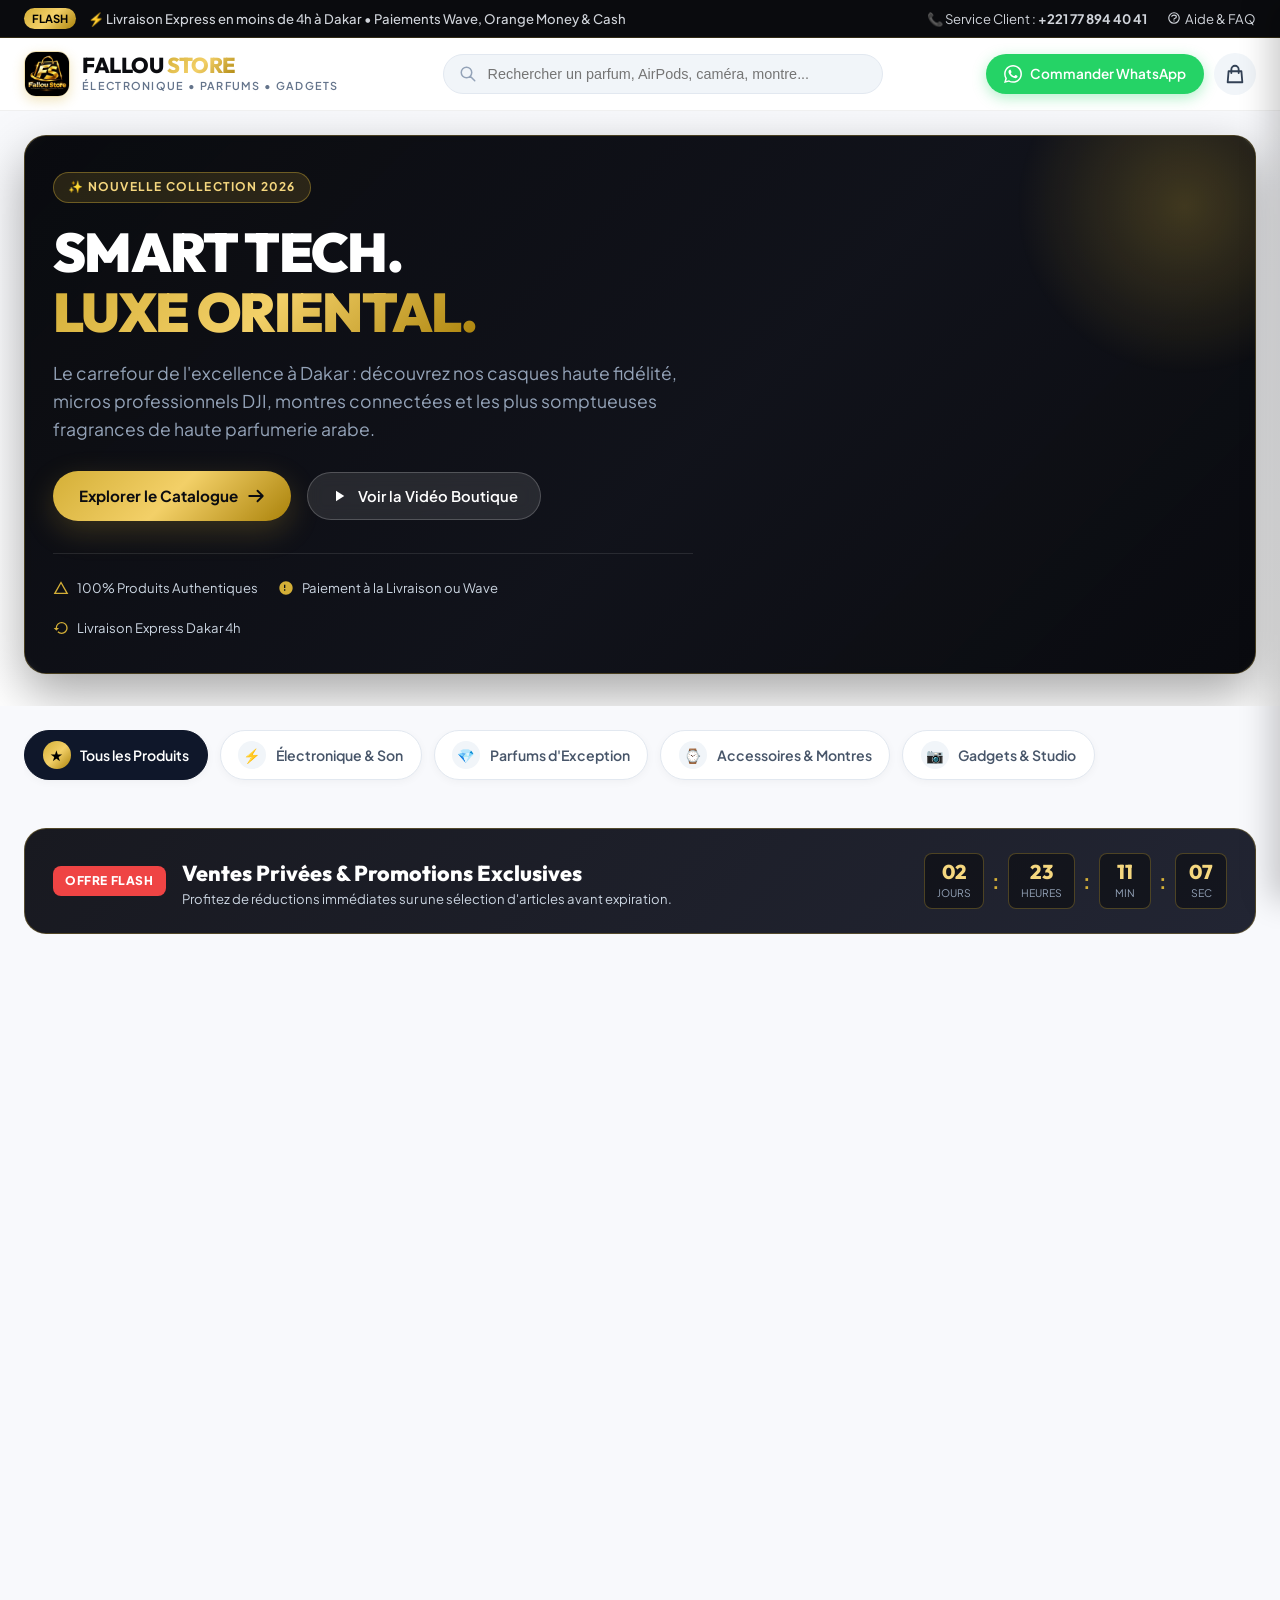
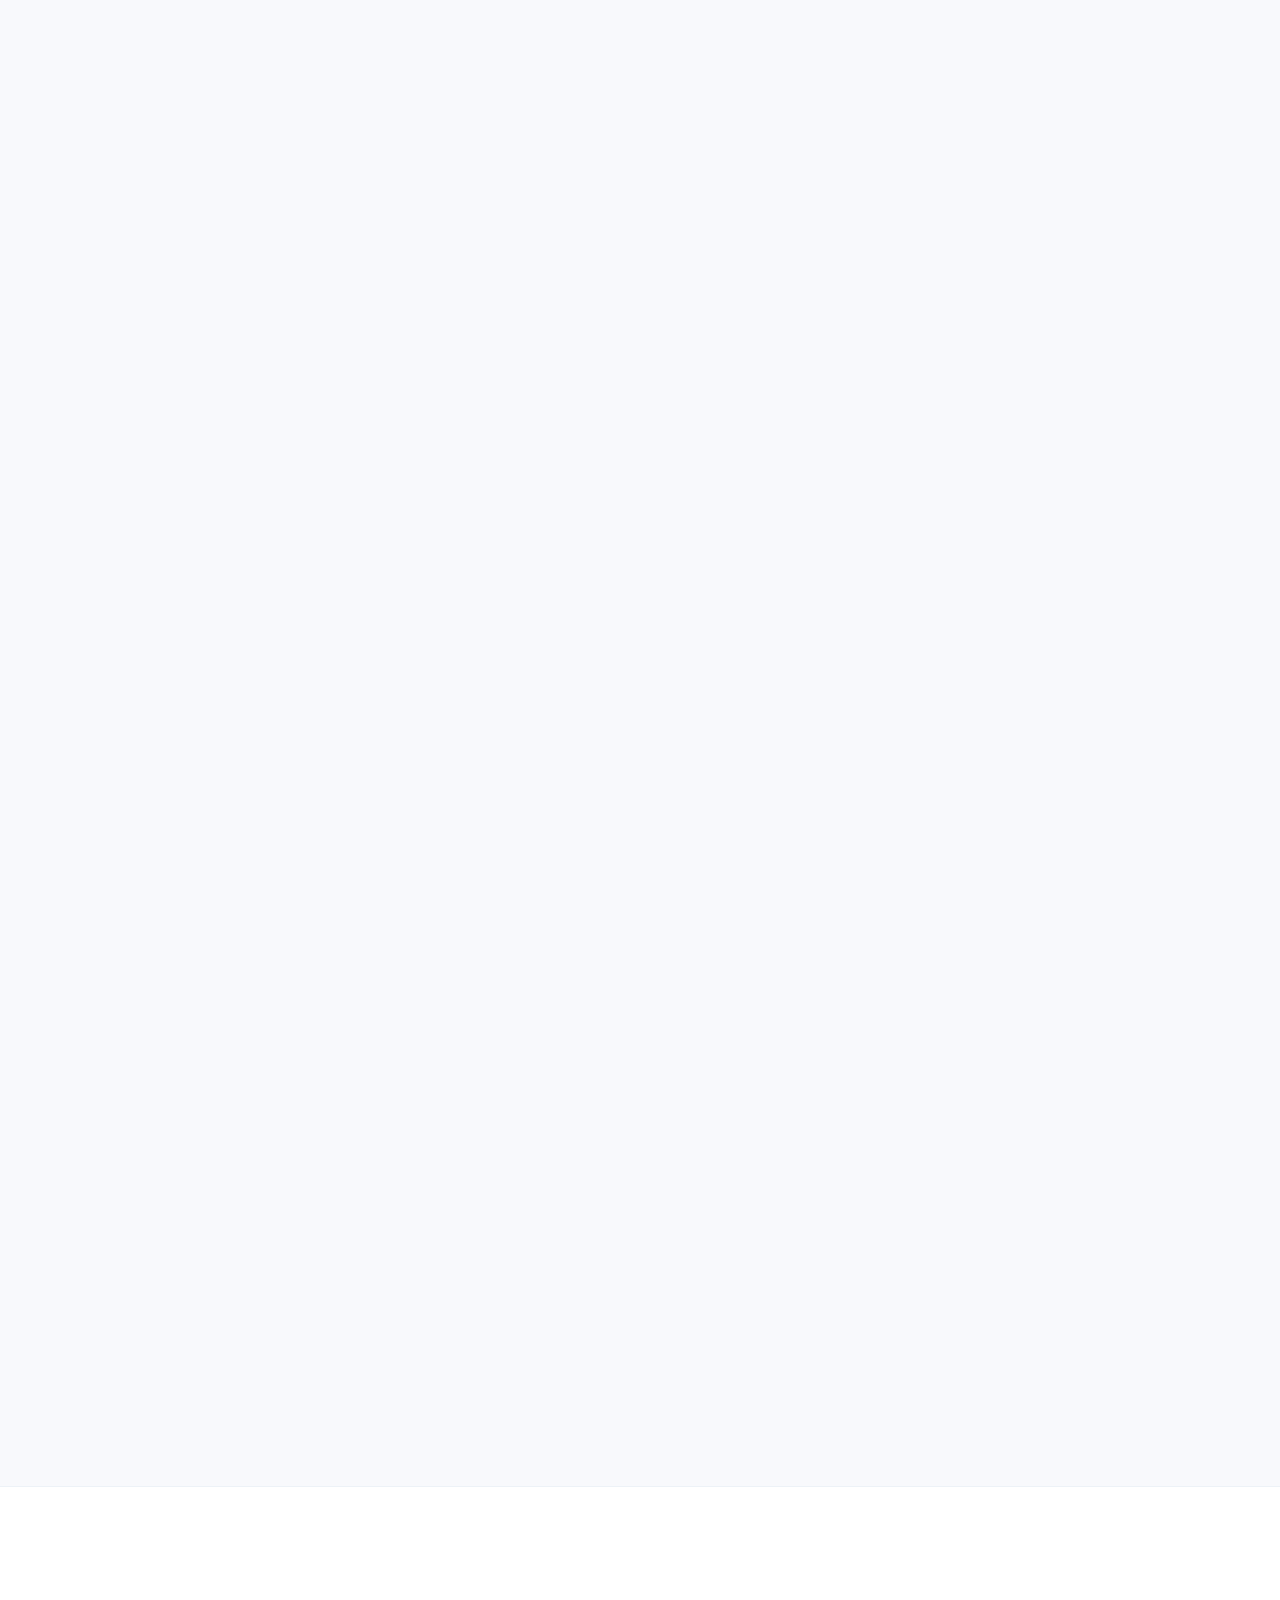
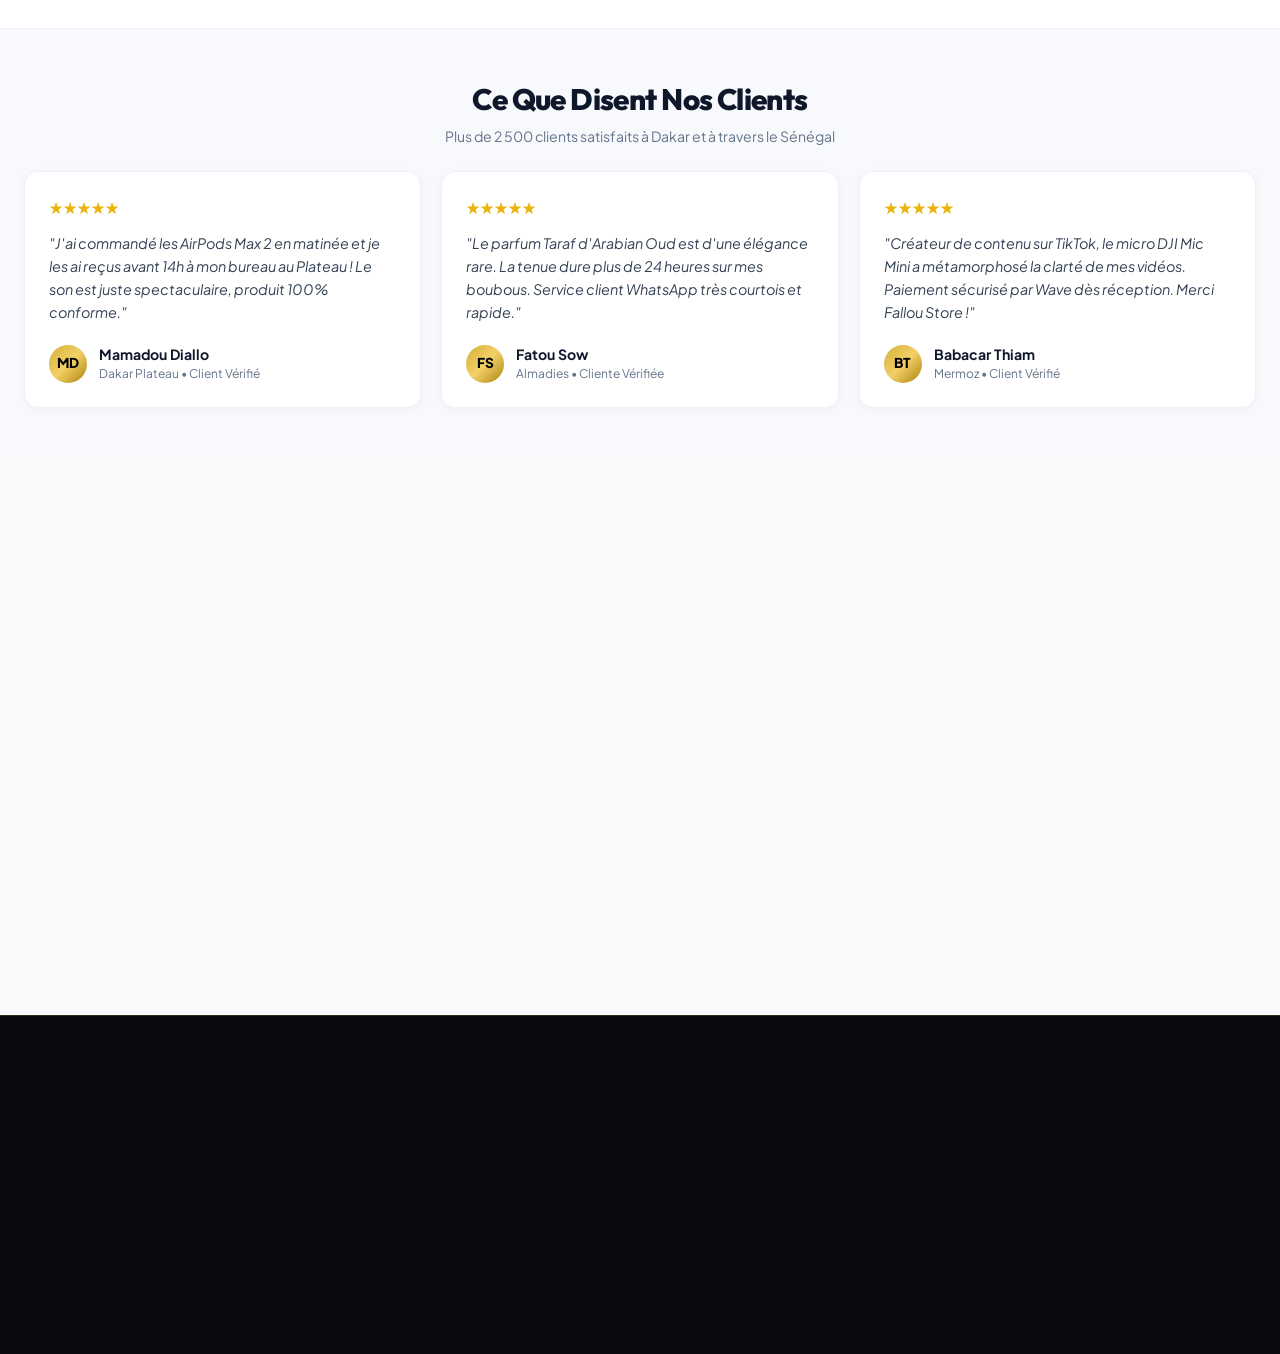
<file: index.html>
<!DOCTYPE html>
<html lang="fr">
<head>
  <meta charset="UTF-8">
  <meta name="viewport" content="width=device-width, initial-scale=1.0, viewport-fit=cover">
  <title>Fallou Store (FS) | Électronique, Parfums Orientaux, Accessoires & Gadgets à Dakar</title>
  <meta name="description" content="Boutique officielle Fallou Store (FS) au Sénégal. Commandez vos AirPods Max, microphones DJI, montres connectées, tablettes et parfums arabes de luxe (Arabian Oud, Oud Al Malik) directement sur WhatsApp avec livraison rapide à Dakar.">
  <meta name="keywords" content="Fallou Store, FS, électronique Dakar, parfums orientaux Sénégal, AirPods Max Dakar, DJI Mic Dakar, Arabian Oud, vente WhatsApp Sénégal">
  <meta name="author" content="Bambatechnologies.com">

  <!-- OpenGraph / Réseaux Sociaux -->
  <meta property="og:type" content="website">
  <meta property="og:url" content="https://www.falloustore.com/">
  <meta property="og:title" content="Fallou Store (FS) | Électronique, Parfums & Gadgets de Luxe">
  <meta property="og:description" content="Découvrez le meilleur de la technologie et de la haute parfumerie orientale à Dakar. Commandes instantanées sur WhatsApp et livraison en 4h.">
  <meta property="og:image" content="https://res.cloudinary.com/dpw81ymi6/image/upload/v1790161836/photo_10_2026-09-23_10-36-58_ufgwp6.jpg">

  <!-- Twitter Card -->
  <meta name="twitter:card" content="summary_large_image">
  <meta name="twitter:title" content="Fallou Store (FS) Dakar">
  <meta name="twitter:description" content="Électronique, Parfums, Accessoires, Gadgets au Sénégal. Commandes WhatsApp directes.">
  <meta name="twitter:image" content="https://res.cloudinary.com/dpw81ymi6/image/upload/v1790161836/photo_10_2026-09-23_10-36-58_ufgwp6.jpg">

  <!-- Favicon -->
  <link rel="icon" type="image/jpeg" href="photo_10_2026-09-23_10-36-58.jpg">
  <link rel="apple-touch-icon" href="photo_10_2026-09-23_10-36-58.jpg">

  <!-- Performance : Préconnexion CDN -->
  <link rel="preconnect" href="https://fonts.googleapis.com">
  <link rel="preconnect" href="https://fonts.gstatic.com" crossorigin>
  <link rel="dns-prefetch" href="https://res.cloudinary.com">
  <link rel="preconnect" href="https://res.cloudinary.com" crossorigin>

  <!-- Polices Google Fonts — display=swap pour ne pas bloquer le rendu -->
  <link href="https://fonts.googleapis.com/css2?family=Outfit:wght@700;800;900&family=Plus+Jakarta+Sans:wght@400;600;700&display=swap" rel="stylesheet">

  <!-- Stylesheet Principal -->
  <link rel="stylesheet" href="css/style.css">
</head>
<body>

  <!-- 1. TOP ANNOUNCEMENT BAR (NovaTrend Inspired) — Desktop only -->
  <aside class="fs-top-bar" aria-label="Bannière d'informations">
    <div class="container">
      <div class="fs-top-bar-inner">
        <div class="fs-top-ticker">
          <span class="badge-pulse">Flash</span>
          <span>⚡ Livraison Express en moins de 4h à Dakar • Paiements Wave, Orange Money & Cash</span>
        </div>
        <div class="fs-top-links">
          <span>📞 Service Client : <b>+221 77 894 40 41</b></span>
          <a href="#faqSection" style="display: inline-flex; align-items: center; gap: 4px;">
            <svg width="14" height="14" fill="none" stroke="currentColor" viewBox="0 0 24 24"><path stroke-linecap="round" stroke-linejoin="round" stroke-width="2" d="M8.228 9c.549-1.165 2.03-2 3.772-2 2.21 0 4 1.343 4 3 0 1.4-1.278 2.575-3.006 2.907-.542.104-.994.54-.994 1.093m0 3h.01M21 12a9 9 0 11-18 0 9 9 0 0118 0z"/></svg>
            <span>Aide & FAQ</span>
          </a>
        </div>
      </div>
    </div>
  </aside>

  <!-- 2. MAIN HEADER -->
  <header class="fs-header" id="mainHeader">
    <div class="container">
      <div class="fs-header-inner">
        
        <!-- Logo de la Marque FS -->
        <a href="index.html" class="fs-brand" aria-label="Accueil Fallou Store">
          <img src="photo_10_2026-09-23_10-36-58.jpg" alt="Logo officiel Fallou Store" class="fs-logo-img" onerror="this.src='https://res.cloudinary.com/dpw81ymi6/image/upload/v1790161836/photo_10_2026-09-23_10-36-58_ufgwp6.jpg'">
          <div class="fs-brand-text">
            <span class="fs-brand-title">FALLOU <span>STORE</span></span>
            <span class="fs-brand-subtitle">Électronique • Parfums • Gadgets</span>
          </div>
        </a>

        <!-- Barre de Recherche Instantanée Desktop -->
        <div class="fs-search-wrapper">
          <svg class="fs-search-icon" width="18" height="18" fill="none" stroke="currentColor" viewBox="0 0 24 24">
            <path stroke-linecap="round" stroke-linejoin="round" stroke-width="2" d="M21 21l-6-6m2-5a7 7 0 11-14 0 7 7 0 0114 0z"/>
          </svg>
          <input type="text" id="fsSearchInput" class="fs-search-input" placeholder="Rechercher un parfum, AirPods, caméra, montre..." autocomplete="off">
        </div>

        <!-- Actions d'En-tête -->
        <div class="fs-header-actions">
          <!-- Bouton Direct WhatsApp Commercial -->
          <a href="https://wa.me/221778944041?text=Bonjour%20Fallou%20Store%2C%20je%20souhaite%20des%20renseignements%20sur%20vos%20produits" target="_blank" class="fs-header-whatsapp-btn" title="Discuter directement sur WhatsApp">
            <svg width="18" height="18" fill="currentColor" viewBox="0 0 24 24">
              <path d="M.057 24l1.687-6.163c-1.041-1.804-1.588-3.849-1.587-5.946.003-6.556 5.338-11.891 11.893-11.891 3.181.001 6.167 1.24 8.413 3.488 2.245 2.248 3.481 5.236 3.48 8.414-.003 6.557-5.338 11.892-11.893 11.892-1.99-.001-3.951-.5-5.688-1.448l-6.305 1.654zm6.597-3.807c1.676.995 3.276 1.591 5.392 1.592 5.448 0 9.886-4.434 9.889-9.885.002-5.462-4.415-9.89-9.881-9.892-5.452 0-9.887 4.434-9.889 9.884-.001 2.225.651 3.891 1.746 5.634l-.999 3.648 3.742-.981zm11.387-5.464c-.074-.124-.272-.198-.57-.347-.297-.149-1.758-.868-2.031-.967-.272-.099-.47-.149-.669.149-.198.297-.768.967-.941 1.165-.173.198-.347.223-.644.074-.297-.149-1.255-.462-2.39-1.475-.883-.788-1.48-1.761-1.653-2.059-.173-.297-.018-.458.13-.606.134-.133.297-.347.446-.521.151-.172.2-.296.3-.495.099-.198.05-.372-.025-.521-.075-.148-.669-1.611-.916-2.206-.242-.579-.487-.501-.669-.51l-.57-.01c-.198 0-.52.074-.792.372s-1.04 1.016-1.04 2.479 1.065 2.876 1.213 3.074c.149.198 2.095 3.2 5.076 4.487.709.306 1.263.489 1.694.626.712.226 1.36.194 1.872.118.571-.085 1.758-.719 2.006-1.413.248-.695.248-1.29.173-1.414z"/>
            </svg>
            <span>Commander WhatsApp</span>
          </a>

          <!-- Bouton Ouvrir Panier -->
          <button class="fs-btn-icon" onclick="window.fsApp.openCartDrawer()" title="Voir mon panier">
            <svg width="22" height="22" fill="none" stroke="currentColor" viewBox="0 0 24 24">
              <path stroke-linecap="round" stroke-linejoin="round" stroke-width="2" d="M16 11V7a4 4 0 00-8 0v4M5 9h14l1 12H4L5 9z"/>
            </svg>
            <span class="fs-badge-count cart-count-badge" style="display: none;">0</span>
          </button>
        </div>

      </div>
    </div>
  </header>

  <!-- 3. HERO SECTION (TechHub & NovaTrend Fusion avec Animation de Fond Électronique & Parfums) -->
  <section class="fs-hero" id="homeHero">
    <div class="container">
      <div class="fs-hero-card">
        <!-- Arrière-plan animé en boucle avec transition fluide -->
        <div class="fs-hero-bg-carousel">
          <div class="fs-hero-slide fs-slide-tech" style="background-image: url('https://res.cloudinary.com/dpw81ymi6/image/upload/v1790161782/bento_1_airpod_max_midnight__4jy1tkqh9qay_xlarge_acdicd.jpg');"></div>
          <div class="fs-hero-slide fs-slide-perfume" style="background-image: url('https://res.cloudinary.com/dpw81ymi6/image/upload/v1790180202/madawi-gold-edition___240829_1_dwx7au.webp');"></div>
          <div class="fs-hero-bg-overlay"></div>
        </div>

        <div class="fs-hero-content">
          <div class="fs-hero-tag">
            <span>✨ Nouvelle Collection 2026</span>
          </div>
          <h1 class="fs-hero-title">
            SMART TECH. <br>
            <span class="gold-gradient">LUXE ORIENTAL.</span>
          </h1>
          <p class="fs-hero-desc">
            Le carrefour de l'excellence à Dakar : découvrez nos casques haute fidélité, micros professionnels DJI, montres connectées et les plus somptueuses fragrances de haute parfumerie arabe.
          </p>

          <div class="fs-hero-cta-group">
            <a href="#catalogSection" class="fs-btn-primary">
              <span>Explorer le Catalogue</span>
              <svg width="18" height="18" fill="none" stroke="currentColor" viewBox="0 0 24 24">
                <path stroke-linecap="round" stroke-linejoin="round" stroke-width="2.5" d="M14 5l7 7m0 0l-7 7m7-7H3"/>
              </svg>
            </a>
            <button type="button" class="fs-btn-video" onclick="window.fsApp.openVideoModal()">
              <svg width="18" height="18" fill="currentColor" viewBox="0 0 24 24">
                <path d="M8 5v14l11-7z"/>
              </svg>
              <span>Voir la Vidéo Boutique</span>
            </button>
          </div>

          <!-- Badges Réassurance Directe -->
          <div class="fs-hero-badges">
            <div class="fs-hero-badge-item">
              <svg width="16" height="16" fill="currentColor" viewBox="0 0 24 24"><path d="M12 2L1 21h22L12 2zm0 3.5L19.5 19h-15L12 5.5z"/></svg>
              <span>100% Produits Authentiques</span>
            </div>
            <div class="fs-hero-badge-item">
              <svg width="16" height="16" fill="currentColor" viewBox="0 0 24 24"><path d="M12 2C6.48 2 2 6.48 2 12s4.48 10 10 10 10-4.48 10-10S17.52 2 12 2zm-1 14H9v-2h2v2zm0-4H9V7h2v5z"/></svg>
              <span>Paiement à la Livraison ou Wave</span>
            </div>
            <div class="fs-hero-badge-item">
              <svg width="16" height="16" fill="currentColor" viewBox="0 0 24 24"><path d="M13 3a9 9 0 0 0-9 9H1l3.89 3.89.07.14L9 12H6c0-3.87 3.13-7 7-7s7 3.13 7 7-3.13 7-7 7c-1.93 0-3.68-.79-4.94-2.06l-1.42 1.42A8.954 8.954 0 0 0 13 21a9 9 0 0 0 0-18z"/></svg>
              <span>Livraison Express Dakar 4h</span>
            </div>
          </div>
        </div>
      </div>
    </div>
  </section>

  <!-- 4. CATEGORIES SELECTOR (TechHub Circular Chips) -->
  <section class="fs-categories-bar" aria-label="Catégories">
    <div class="container">
      <div class="fs-categories-scroll">
        <button class="fs-cat-chip active" data-category="all">
          <span class="chip-icon">★</span>
          <span>Tous les Produits</span>
        </button>
        <button class="fs-cat-chip" data-category="electronique">
          <span class="chip-icon">⚡</span>
          <span>Électronique & Son</span>
        </button>
        <button class="fs-cat-chip" data-category="parfums">
          <span class="chip-icon">💎</span>
          <span>Parfums d'Exception</span>
        </button>
        <button class="fs-cat-chip" data-category="accessoires">
          <span class="chip-icon">⌚</span>
          <span>Accessoires & Montres</span>
        </button>
        <button class="fs-cat-chip" data-category="gadgets">
          <span class="chip-icon">📷</span>
          <span>Gadgets & Studio</span>
        </button>
      </div>
    </div>
  </section>

  <!-- 5. FLASH SALE BANNER & COUNTDOWN (NovaTrend Style) -->
  <section class="fs-flash-section">
    <div class="container">
      <div class="fs-flash-card">
        <div class="fs-flash-info">
          <span class="fs-flash-badge">Offre Flash</span>
          <div>
            <h3 class="fs-flash-title">Ventes Privées & Promotions Exclusives</h3>
            <p style="font-size: 0.82rem; color: #cbd5e1;">Profitez de réductions immédiates sur une sélection d'articles avant expiration.</p>
          </div>
        </div>
        <div class="fs-flash-timer">
          <div class="timer-box">
            <div class="timer-num" id="timerDays">02</div>
            <div class="timer-label">Jours</div>
          </div>
          <span class="timer-colon">:</span>
          <div class="timer-box">
            <div class="timer-num" id="timerHours">14</div>
            <div class="timer-label">Heures</div>
          </div>
          <span class="timer-colon">:</span>
          <div class="timer-box">
            <div class="timer-num" id="timerMinutes">45</div>
            <div class="timer-label">Min</div>
          </div>
          <span class="timer-colon">:</span>
          <div class="timer-box">
            <div class="timer-num" id="timerSeconds">30</div>
            <div class="timer-label">Sec</div>
          </div>
        </div>
      </div>
    </div>
  </section>

  <!-- 6. PRODUCT CATALOG SECTION -->
  <section class="fs-catalog-section" id="catalogSection">
    <div class="container">
      <!-- Section Header avec Onglets -->
      <div class="fs-section-header">
        <div class="fs-section-title-wrap">
          <h2>Découvrez Notre Collection</h2>
          <p class="fs-section-subtitle">Commandez en 1 clic et recevez votre colis à domicile à Dakar et partout au Sénégal</p>
        </div>

        <div class="fs-filter-tabs">
          <button class="fs-tab-btn active" data-tab="all">Tous</button>
          <button class="fs-tab-btn" data-tab="bestseller">Bestsellers</button>
          <button class="fs-tab-btn" data-tab="promo">Promotions</button>
          <button class="fs-tab-btn" data-tab="nouveau">Nouveautés</button>
        </div>
      </div>

      <!-- Grille Produits Dynamique -->
      <div class="fs-product-grid" id="fsProductGrid">
        <!-- Rempli automatiquement via js/app.js -->
      </div>
    </div>
  </section>

  <!-- 7. SECTION RÉASSURANCE ET MOYENS DE PAIEMENT (NovaTrend) -->
  <section class="fs-trust-section">
    <div class="container">
      <div class="fs-trust-grid">
        <div class="fs-trust-item">
          <div class="fs-trust-icon-box">
            <svg width="24" height="24" fill="none" stroke="currentColor" viewBox="0 0 24 24"><path stroke-linecap="round" stroke-linejoin="round" stroke-width="2" d="M13 10V3L4 14h7v7l9-11h-7z"/></svg>
          </div>
          <div>
            <div class="fs-trust-title">Livraison Ultra Rapide</div>
            <div class="fs-trust-desc">Moins de 4h à Dakar, 24-48h en région</div>
          </div>
        </div>

        <div class="fs-trust-item">
          <div class="fs-trust-icon-box">
            <svg width="24" height="24" fill="none" stroke="currentColor" viewBox="0 0 24 24"><path stroke-linecap="round" stroke-linejoin="round" stroke-width="2" d="M9 12l2 2 4-4m5.618-4.016A11.955 11.955 0 0112 2.944a11.955 11.955 0 01-8.618 3.04A12.02 12.02 0 003 9c0 5.591 3.824 10.29 9 11.622 5.176-1.332 9-6.03 9-11.622 0-1.042-.133-2.052-.382-3.016z"/></svg>
          </div>
          <div>
            <div class="fs-trust-title">100% Qualité Certifiée</div>
            <div class="fs-trust-desc">Produits neufs sous blister d'origine</div>
          </div>
        </div>

        <div class="fs-trust-item">
          <div class="fs-trust-icon-box">
            <svg width="24" height="24" fill="none" stroke="currentColor" viewBox="0 0 24 24"><path stroke-linecap="round" stroke-linejoin="round" stroke-width="2" d="M17 9V7a2 2 0 00-2-2H5a2 2 0 00-2 2v6a2 2 0 002 2h2m2 4h10a2 2 0 002-2v-6a2 2 0 00-2-2H9a2 2 0 00-2 2v6a2 2 0 002 2zm7-5a2 2 0 11-4 0 2 2 0 014 0z"/></svg>
          </div>
          <div>
            <div class="fs-trust-title">Paiements Simples & Flexibles</div>
            <div class="fs-trust-desc">Wave, Orange Money, Cash & Carte</div>
          </div>
        </div>

        <div class="fs-trust-item">
          <div class="fs-trust-icon-box">
            <svg width="24" height="24" fill="none" stroke="currentColor" viewBox="0 0 24 24"><path stroke-linecap="round" stroke-linejoin="round" stroke-width="2" d="M18.364 5.636l-3.536 3.536m0 5.656l3.536 3.536M9.172 9.172L5.636 5.636m3.536 9.192l-3.536 3.536M21 12a9 9 0 11-18 0 9 9 0 0118 0zm-5 0a4 4 0 11-8 0 4 4 0 018 0z"/></svg>
          </div>
          <div>
            <div class="fs-trust-title">Assistance WhatsApp 7j/7</div>
            <div class="fs-trust-desc">Nos commerciaux vous répondent en direct</div>
          </div>
        </div>
      </div>
    </div>
  </section>

  <!-- 8. AVIS CLIENTS & TÉMOIGNAGES -->
  <section class="fs-reviews-section">
    <div class="container">
      <div class="fs-section-header" style="text-align: center; justify-content: center;">
        <div class="fs-section-title-wrap">
          <h2>Ce Que Disent Nos Clients</h2>
          <p class="fs-section-subtitle">Plus de 2 500 clients satisfaits à Dakar et à travers le Sénégal</p>
        </div>
      </div>

      <div class="fs-reviews-grid">
        <div class="fs-review-card">
          <div class="fs-review-stars">★★★★★</div>
          <p class="fs-review-text">"J'ai commandé les AirPods Max 2 en matinée et je les ai reçus avant 14h à mon bureau au Plateau ! Le son est juste spectaculaire, produit 100% conforme."</p>
          <div class="fs-review-author">
            <div class="fs-author-avatar">MD</div>
            <div>
              <div class="fs-author-name">Mamadou Diallo</div>
              <div class="fs-author-loc">Dakar Plateau • Client Vérifié</div>
            </div>
          </div>
        </div>

        <div class="fs-review-card">
          <div class="fs-review-stars">★★★★★</div>
          <p class="fs-review-text">"Le parfum Taraf d'Arabian Oud est d'une élégance rare. La tenue dure plus de 24 heures sur mes boubous. Service client WhatsApp très courtois et rapide."</p>
          <div class="fs-review-author">
            <div class="fs-author-avatar">FS</div>
            <div>
              <div class="fs-author-name">Fatou Sow</div>
              <div class="fs-author-loc">Almadies • Cliente Vérifiée</div>
            </div>
          </div>
        </div>

        <div class="fs-review-card">
          <div class="fs-review-stars">★★★★★</div>
          <p class="fs-review-text">"Créateur de contenu sur TikTok, le micro DJI Mic Mini a métamorphosé la clarté de mes vidéos. Paiement sécurisé par Wave dès réception. Merci Fallou Store !"</p>
          <div class="fs-review-author">
            <div class="fs-author-avatar">BT</div>
            <div>
              <div class="fs-author-name">Babacar Thiam</div>
              <div class="fs-author-loc">Mermoz • Client Vérifié</div>
            </div>
          </div>
        </div>
      </div>
    </div>
  </section>

  <!-- 9. SECTION FAQ INTERACTIVE -->
  <section class="fs-faq-section" id="faqSection">
    <div class="container">
      <div class="fs-section-header" style="justify-content: center; text-align: center;">
        <div class="fs-section-title-wrap">
          <h2>Foire Aux Questions (FAQ)</h2>
          <p class="fs-section-subtitle">Toutes les réponses à vos questions concernant les commandes et livraisons</p>
        </div>
      </div>

      <div class="fs-faq-list">
        <div class="fs-faq-item open">
          <button class="fs-faq-trigger">
            <span>Comment passer commande sur Fallou Store ?</span>
            <span class="fs-faq-icon">▼</span>
          </button>
          <div class="fs-faq-content">
            C'est extrêmement simple ! Ajoutez les articles souhaités dans votre panier, puis cliquez sur <b>Commander sur WhatsApp</b>. Vos coordonnées et le récapitulatif complet de vos articles seront automatiquement transmis à l'un de nos commerciaux disponibles sur WhatsApp.
          </div>
        </div>

        <div class="fs-faq-item">
          <button class="fs-faq-trigger">
            <span>Quels sont les délais et zones de livraison ?</span>
            <span class="fs-faq-icon">▼</span>
          </button>
          <div class="fs-faq-content">
            Nous livrons dans tout Dakar (Plateau, Almadies, Ouakam, Mermoz, Guédiawaye, Pikine, Rufisque) en <b>moins de 4 heures</b>. Pour les régions de l'intérieur (Thiès, Mbour, Saint-Louis, Touba...), la livraison s'effectue sous 24 à 48 heures via colis sécurisé.
          </div>
        </div>

        <div class="fs-faq-item">
          <button class="fs-faq-trigger">
            <span>Quels sont les modes de paiement acceptés ?</span>
            <span class="fs-faq-icon">▼</span>
          </button>
          <div class="fs-faq-content">
            Nous acceptons <b>Wave</b> (0% de frais), <b>Orange Money</b>, les règlements par carte bancaire Visa/Mastercard ainsi que le <b>paiement en espèces à la livraison</b> directement au coursier à Dakar.
          </div>
        </div>

        <div class="fs-faq-item">
          <button class="fs-faq-trigger">
            <span>Les produits sont-ils authentiques et garantis ?</span>
            <span class="fs-faq-icon">▼</span>
          </button>
          <div class="fs-faq-content">
            Oui, absolument ! Tous nos appareils électroniques et parfums sont 100% authentiques, importés dans leurs boîtes scellées d'origine et bénéficient de la garantie commerciale Fallou Store.
          </div>
        </div>
      </div>
    </div>
  </section>

  <!-- 10. FOOTER -->
  <footer class="fs-footer">
    <div class="container">
      <div class="fs-footer-grid">
        <!-- Marque & Description -->
        <div class="fs-footer-brand">
          <div class="fs-brand">
            <img src="photo_10_2026-09-23_10-36-58.jpg" alt="Logo FS" class="fs-logo-img">
            <div class="fs-brand-text">
              <span class="fs-brand-title" style="color:#fff;">FALLOU <span style="color:var(--fs-gold);">STORE</span></span>
              <span class="fs-brand-subtitle">Dakar • Sénégal</span>
            </div>
          </div>
          <p>
            Votre boutique de référence pour l'électronique de pointe, la haute parfumerie orientale et les accessoires d'exception à Dakar.
          </p>
          <div style="display: flex; gap: 0.75rem; margin-top: 1rem;">
            <a href="https://wa.me/221778944041" target="_blank" class="fs-btn-direct-wa" style="padding: 0.5rem 0.9rem; font-size: 0.8rem;">
              WhatsApp : 77 894 40 41
            </a>
            <a href="https://wa.me/221710544141" target="_blank" class="fs-btn-direct-wa" style="padding: 0.5rem 0.9rem; font-size: 0.8rem; background: #128c7e;">
              WhatsApp : 71 054 41 41
            </a>
          </div>
        </div>

        <!-- Liens Rapides -->
        <div class="fs-footer-col">
          <h4>Catégories</h4>
          <ul class="fs-footer-links">
            <li><a href="javascript:void(0)" onclick="window.fsApp.filterCategory('electronique')">Électronique & Son</a></li>
            <li><a href="javascript:void(0)" onclick="window.fsApp.filterCategory('parfums')">Parfums Orientaux</a></li>
            <li><a href="javascript:void(0)" onclick="window.fsApp.filterCategory('accessoires')">Accessoires Connectés</a></li>
            <li><a href="javascript:void(0)" onclick="window.fsApp.filterCategory('gadgets')">Gadgets & Studio</a></li>
          </ul>
        </div>

        <!-- Informations -->
        <div class="fs-footer-col">
          <h4>Informations</h4>
          <ul class="fs-footer-links">
            <li><a href="#faqSection">Livraison & Frais</a></li>
            <li><a href="#faqSection">Moyens de Paiement</a></li>
            <li><a href="#faqSection">Conditions Générales</a></li>
            <li><a href="#faqSection">Assistance & Support</a></li>
          </ul>
        </div>

        <!-- Contact & Localisation -->
        <div class="fs-footer-col">
          <h4>Contact & Boutique</h4>
          <ul class="fs-footer-links">
            <li>📍 Dakar, Sénégal</li>
            <li>✉️ Falluetsesvideos@gmail.com</li>
            <li>🌐 www.falloustore.com</li>
            <li>⏰ Lun - Dim : 09h00 - 21h00</li>
          </ul>
        </div>
      </div>

      <!-- Bas de page & Copyright -->
      <div class="fs-footer-bottom">
        <div>
          © 2026 <b>Fallou Store (FS)</b>. Tous droits réservés.
        </div>
        <div class="fs-agency-credit">
          Développé avec excellence par <a href="https://bambatechnologies.com" target="_blank" rel="noopener">Bambatechnologies.com</a>
        </div>
      </div>
    </div>
  </footer>

  <!-- 11. STICKY MOBILE BOTTOM BAR (TechHub Style) -->
  <nav class="fs-mobile-nav" aria-label="Navigation mobile">
    <a href="#homeHero" class="fs-mobile-item active">
      <svg fill="none" stroke="currentColor" viewBox="0 0 24 24"><path stroke-linecap="round" stroke-linejoin="round" stroke-width="2" d="M3 12l2-2m0 0l7-7 7 7M5 10v10a1 1 0 001 1h3m10-11l2 2m-2-2v10a1 1 0 01-1 1h-3m-6 0a1 1 0 001-1v-4a1 1 0 011-1h2a1 1 0 011 1v4a1 1 0 001 1m-6 0h6"/></svg>
      <span>Accueil</span>
    </a>
    <a href="#catalogSection" class="fs-mobile-item">
      <svg fill="none" stroke="currentColor" viewBox="0 0 24 24"><path stroke-linecap="round" stroke-linejoin="round" stroke-width="2" d="M4 6a2 2 0 012-2h2a2 2 0 012 2v2a2 2 0 01-2 2H6a2 2 0 01-2-2V6zM14 6a2 2 0 012-2h2a2 2 0 012 2v2a2 2 0 01-2 2h-2a2 2 0 01-2-2V6zM4 16a2 2 0 012-2h2a2 2 0 012 2v2a2 2 0 01-2 2H6a2 2 0 01-2-2v-2zM14 16a2 2 0 012-2h2a2 2 0 012 2v2a2 2 0 01-2 2h-2a2 2 0 01-2-2v-2z"/></svg>
      <span>Rayons</span>
    </a>
    <!-- Bouton Central Rond Panier -->
    <button class="fs-mobile-item fs-mobile-item-center" onclick="window.fsApp.openCartDrawer()">
      <div class="fs-center-circle">
        <svg width="24" height="24" fill="none" stroke="currentColor" viewBox="0 0 24 24"><path stroke-linecap="round" stroke-linejoin="round" stroke-width="2" d="M16 11V7a4 4 0 00-8 0v4M5 9h14l1 12H4L5 9z"/></svg>
        <span class="fs-badge-count cart-count-badge" style="display: none; top: -4px; right: -4px;">0</span>
      </div>
      <span style="font-weight: 700; color: var(--fs-gold-light); margin-top: 4px;">Panier</span>
    </button>
    <a href="https://wa.me/221778944041" target="_blank" class="fs-mobile-item">
      <svg fill="currentColor" viewBox="0 0 24 24"><path d="M.057 24l1.687-6.163c-1.041-1.804-1.588-3.849-1.587-5.946.003-6.556 5.338-11.891 11.893-11.891 3.181.001 6.167 1.24 8.413 3.488 2.245 2.248 3.481 5.236 3.48 8.414-.003 6.557-5.338 11.892-11.893 11.892-1.99-.001-3.951-.5-5.688-1.448l-6.305 1.654zm6.597-3.807c1.676.995 3.276 1.591 5.392 1.592 5.448 0 9.886-4.434 9.889-9.885.002-5.462-4.415-9.89-9.881-9.892-5.452 0-9.887 4.434-9.889 9.884-.001 2.225.651 3.891 1.746 5.634l-.999 3.648 3.742-.981zm11.387-5.464c-.074-.124-.272-.198-.57-.347-.297-.149-1.758-.868-2.031-.967-.272-.099-.47-.149-.669.149-.198.297-.768.967-.941 1.165-.173.198-.347.223-.644.074-.297-.149-1.255-.462-2.39-1.475-.883-.788-1.48-1.761-1.653-2.059-.173-.297-.018-.458.13-.606.134-.133.297-.347.446-.521.151-.172.2-.296.3-.495.099-.198.05-.372-.025-.521-.075-.148-.669-1.611-.916-2.206-.242-.579-.487-.501-.669-.51l-.57-.01c-.198 0-.52.074-.792.372s-1.04 1.016-1.04 2.479 1.065 2.876 1.213 3.074c.149.198 2.095 3.2 5.076 4.487.709.306 1.263.489 1.694.626.712.226 1.36.194 1.872.118.571-.085 1.758-.719 2.006-1.413.248-.695.248-1.29.173-1.414z"/></svg>
      <span>WhatsApp</span>
    </a>
    <a href="#faqSection" class="fs-mobile-item">
      <svg fill="none" stroke="currentColor" viewBox="0 0 24 24"><path stroke-linecap="round" stroke-linejoin="round" stroke-width="2" d="M8.228 9c.549-1.165 2.03-2 3.772-2 2.21 0 4 1.343 4 3 0 1.4-1.278 2.575-3.006 2.907-.542.104-.994.54-.994 1.093m0 3h.01M21 12a9 9 0 11-18 0 9 9 0 0118 0z"/></svg>
      <span>Aide</span>
    </a>
  </nav>

  <!-- 12. TIROIR LATÉRAL DU PANIER (CART DRAWER) -->
  <div class="fs-drawer-overlay" id="fsCartOverlay" onclick="window.fsApp.closeCartDrawer()"></div>
  <aside class="fs-drawer" id="fsCartDrawer" aria-label="Panier">
    <div class="fs-drawer-header">
      <div class="fs-drawer-title">
        <svg width="22" height="22" fill="none" stroke="currentColor" viewBox="0 0 24 24"><path stroke-linecap="round" stroke-linejoin="round" stroke-width="2" d="M16 11V7a4 4 0 00-8 0v4M5 9h14l1 12H4L5 9z"/></svg>
        <span>Mon Panier</span>
      </div>
      <button onclick="window.fsApp.closeCartDrawer()" style="font-size: 1.5rem; color: #64748b;">✕</button>
    </div>

    <!-- Articles -->
    <div class="fs-drawer-items" id="fsCartItems">
      <!-- Rempli par js/app.js -->
    </div>

    <!-- Pied du Panier -->
    <div class="fs-drawer-footer">
      <div class="fs-subtotal-row">
        <span>Sous-total articles :</span>
        <b id="fsCartSubtotal">0 FCFA</b>
      </div>
      <div class="fs-total-row">
        <span>Total :</span>
        <b id="fsCartTotal" style="color: var(--fs-gold-dark);">0 FCFA</b>
      </div>
      <button class="fs-btn-checkout-wa" onclick="window.fsApp.openWhatsAppCheckout()">
        <svg width="22" height="22" fill="currentColor" viewBox="0 0 24 24"><path d="M.057 24l1.687-6.163c-1.041-1.804-1.588-3.849-1.587-5.946.003-6.556 5.338-11.891 11.893-11.891 3.181.001 6.167 1.24 8.413 3.488 2.245 2.248 3.481 5.236 3.48 8.414-.003 6.557-5.338 11.892-11.893 11.892-1.99-.001-3.951-.5-5.688-1.448l-6.305 1.654zm6.597-3.807c1.676.995 3.276 1.591 5.392 1.592 5.448 0 9.886-4.434 9.889-9.885.002-5.462-4.415-9.89-9.881-9.892-5.452 0-9.887 4.434-9.889 9.884-.001 2.225.651 3.891 1.746 5.634l-.999 3.648 3.742-.981zm11.387-5.464c-.074-.124-.272-.198-.57-.347-.297-.149-1.758-.868-2.031-.967-.272-.099-.47-.149-.669.149-.198.297-.768.967-.941 1.165-.173.198-.347.223-.644.074-.297-.149-1.255-.462-2.39-1.475-.883-.788-1.48-1.761-1.653-2.059-.173-.297-.018-.458.13-.606.134-.133.297-.347.446-.521.151-.172.2-.296.3-.495.099-.198.05-.372-.025-.521-.075-.148-.669-1.611-.916-2.206-.242-.579-.487-.501-.669-.51l-.57-.01c-.198 0-.52.074-.792.372s-1.04 1.016-1.04 2.479 1.065 2.876 1.213 3.074c.149.198 2.095 3.2 5.076 4.487.709.306 1.263.489 1.694.626.712.226 1.36.194 1.872.118.571-.085 1.758-.719 2.006-1.413.248-.695.248-1.29.173-1.414z"/></svg>
        <span>Commander sur WhatsApp</span>
      </button>
    </div>
  </aside>

  <!-- 13. MODALE PRODUIT DÉTAILLÉ (PDP) -->
  <div class="fs-modal-backdrop" id="fsPdpModal">
    <div class="fs-modal-window">
      <button class="fs-modal-close" onclick="window.fsApp.closePdp()">✕</button>
      <div id="fsPdpModalBody">
        <!-- Rempli par js/app.js -->
      </div>
    </div>
  </div>

  <!-- 14. MODALE TUNNEL DE COMMANDE WHATSAPP -->
  <div class="fs-modal-backdrop" id="fsWaModal">
    <div class="fs-modal-window" style="max-width: 580px;">
      <button class="fs-modal-close" onclick="window.fsApp.closeWhatsAppCheckout()">✕</button>
      <div class="fs-checkout-form">
        <h3 class="fs-form-title">Finaliser ma Commande sur WhatsApp</h3>
        <p style="font-size: 0.85rem; color: #64748b; margin-bottom: 1.25rem;">
          Renseignez vos coordonnées de livraison, nous générons instantanément votre commande prête à envoyer sur WhatsApp.
        </p>

        <!-- Récapitulatif Articles -->
        <div style="background: #f8fafc; border: 1px solid #e2e8f0; border-radius: var(--fs-radius-sm); padding: 1rem; margin-bottom: 1.25rem;">
          <div style="font-size: 0.8rem; font-weight: 700; color: #475569; text-transform: uppercase; margin-bottom: 0.5rem;">Articles sélectionnés :</div>
          <div id="fsWaItemsSummary"></div>
        </div>

        <form id="fsWaOrderForm">
          <div class="fs-form-group">
            <label class="fs-form-label">Votre Nom & Prénom *</label>
            <input type="text" id="fsWaName" class="fs-form-control" placeholder="ex: Mamadou Ndiaye" required>
          </div>

          <div class="fs-form-group">
            <label class="fs-form-label">Numéro de Téléphone (WhatsApp) *</label>
            <input type="tel" id="fsWaPhone" class="fs-form-control" placeholder="ex: 77 123 45 67" required>
          </div>

          <div class="fs-form-group">
            <label class="fs-form-label">Zone de Livraison *</label>
            <select id="fsWaDeliveryZone" class="fs-form-control" required>
              <option value="dakar-centre">Dakar Centre (Plateau, Médina, Fann, Point E) - 2.000 FCFA</option>
              <option value="dakar-almadies">Almadies / Ngor / Ouakam / Yoff / Mermoz - 2.000 FCFA</option>
              <option value="banlieue">Banlieue (Guédiawaye, Pikine, Parcelles, Keur Massar) - 2.500 FCFA</option>
              <option value="rufisque">Rufisque / Diamniadio / Bargny - 3.000 FCFA</option>
              <option value="regions">Régions du Sénégal (Thiès, Mbour, Touba, Saint-Louis...) - 4.000 FCFA</option>
              <option value="boutique">Retrait Gratuit en Boutique Dakar - 0 FCFA</option>
            </select>
          </div>

          <div class="fs-form-group">
            <label class="fs-form-label">Adresse Précise de Livraison *</label>
            <input type="text" id="fsWaAddress" class="fs-form-control" placeholder="ex: Cité Keur Gorgui, Immeuble A, Appartement 3" required>
          </div>

          <!-- Choix du Commercial WhatsApp -->
          <div class="fs-form-group">
            <label class="fs-form-label">Choisir le Numéro WhatsApp du Commercial :</label>
            <div class="fs-radio-cards">
              <label class="fs-radio-card active">
                <input type="radio" name="waNumber" value="221778944041" checked>
                <div>
                  <div style="font-weight: 700; font-size: 0.88rem;">Commercial 1</div>
                  <div style="font-size: 0.75rem; color: #16a34a;">+221 77 894 40 41</div>
                </div>
              </label>
              <label class="fs-radio-card">
                <input type="radio" name="waNumber" value="221710544141">
                <div>
                  <div style="font-weight: 700; font-size: 0.88rem;">Commercial 2</div>
                  <div style="font-size: 0.75rem; color: #16a34a;">+221 71 054 41 41</div>
                </div>
              </label>
            </div>
          </div>

          <!-- Choix du Moyen de Paiement Souhaité -->
          <div class="fs-form-group">
            <label class="fs-form-label">Moyen de Paiement Prévu :</label>
            <div style="display: grid; grid-template-columns: repeat(2, 1fr); gap: 0.5rem;">
              <label class="fs-radio-card active" style="padding: 0.5rem 0.75rem;">
                <input type="radio" name="waPayment" value="Wave" checked>
                <span style="font-size: 0.82rem; font-weight: 700; color: #0284c7;">Wave (0% frais)</span>
              </label>
              <label class="fs-radio-card" style="padding: 0.5rem 0.75rem;">
                <input type="radio" name="waPayment" value="Orange Money">
                <span style="font-size: 0.82rem; font-weight: 700; color: #ea580c;">Orange Money</span>
              </label>
              <label class="fs-radio-card" style="padding: 0.5rem 0.75rem;">
                <input type="radio" name="waPayment" value="Paiement à la Livraison">
                <span style="font-size: 0.82rem; font-weight: 700; color: #16a34a;">Espèces à la livraison</span>
              </label>
              <label class="fs-radio-card" style="padding: 0.5rem 0.75rem;">
                <input type="radio" name="waPayment" value="Carte Visa/Mastercard">
                <span style="font-size: 0.82rem; font-weight: 700; color: #4338ca;">Carte Bancaire</span>
              </label>
            </div>
          </div>

          <!-- Total Final -->
          <div style="display: flex; justify-content: space-between; align-items: center; margin: 1.5rem 0; padding-top: 1rem; border-top: 1px solid #e2e8f0;">
            <span style="font-weight: 700; font-size: 1rem;">Total avec livraison :</span>
            <b id="fsWaTotalAmount" style="font-size: 1.35rem; color: #0f172a; font-family: var(--fs-font-display);">0 FCFA</b>
          </div>

          <button type="submit" class="fs-btn-checkout-wa" style="width: 100%;">
            <svg width="22" height="22" fill="currentColor" viewBox="0 0 24 24"><path d="M.057 24l1.687-6.163c-1.041-1.804-1.588-3.849-1.587-5.946.003-6.556 5.338-11.891 11.893-11.891 3.181.001 6.167 1.24 8.413 3.488 2.245 2.248 3.481 5.236 3.48 8.414-.003 6.557-5.338 11.892-11.893 11.892-1.99-.001-3.951-.5-5.688-1.448l-6.305 1.654zm6.597-3.807c1.676.995 3.276 1.591 5.392 1.592 5.448 0 9.886-4.434 9.889-9.885.002-5.462-4.415-9.89-9.881-9.892-5.452 0-9.887 4.434-9.889 9.884-.001 2.225.651 3.891 1.746 5.634l-.999 3.648 3.742-.981zm11.387-5.464c-.074-.124-.272-.198-.57-.347-.297-.149-1.758-.868-2.031-.967-.272-.099-.47-.149-.669.149-.198.297-.768.967-.941 1.165-.173.198-.347.223-.644.074-.297-.149-1.255-.462-2.39-1.475-.883-.788-1.48-1.761-1.653-2.059-.173-.297-.018-.458.13-.606.134-.133.297-.347.446-.521.151-.172.2-.296.3-.495.099-.198.05-.372-.025-.521-.075-.148-.669-1.611-.916-2.206-.242-.579-.487-.501-.669-.51l-.57-.01c-.198 0-.52.074-.792.372s-1.04 1.016-1.04 2.479 1.065 2.876 1.213 3.074c.149.198 2.095 3.2 5.076 4.487.709.306 1.263.489 1.694.626.712.226 1.36.194 1.872.118.571-.085 1.758-.719 2.006-1.413.248-.695.248-1.29.173-1.414z"/></svg>
            <span>Envoyer la Commande sur WhatsApp</span>
          </button>
        </form>
      </div>
    </div>
  </div>

  <!-- 15. MODALE VIDÉO PROMOTIONNELLE DE LA BOUTIQUE -->
  <div class="fs-modal-backdrop" id="fsVideoModal">
    <div class="fs-modal-window" style="max-width: 640px; background: #0b0c10;">
      <button class="fs-modal-close" onclick="window.fsApp.closeVideoModal()" style="background: rgba(255,255,255,0.2); color: #fff;">✕</button>
      <div class="fs-video-modal-inner">
        <h3 style="font-family: var(--fs-font-display); font-size: 1.2rem; font-weight: 800; color: #fff; margin-bottom: 1rem;">
          Bienvenue chez Fallou Store Dakar 🇸🇳
        </h3>
        <video id="fsStoreVideoPlayer" class="fs-video-player" controls preload="metadata">
          <source src="https://res.cloudinary.com/dpw81ymi6/video/upload/v1790179358/video_2026-09-23_10-36-58_abtuya.mp4" type="video/mp4">
          <source src="video_2026-09-23_10-36-58.mp4" type="video/mp4">
          Votre navigateur ne supporte pas la lecture de vidéo.
        </video>
      </div>
    </div>
  </div>

  <!-- 16. MODALE CONFIRMATION DE COMMANDE & REMERCIEMENT -->
  <div class="fs-modal-backdrop" id="fsConfirmModal">
    <div class="fs-modal-window" style="max-width: 480px; text-align: center;">
      <button class="fs-modal-close" onclick="window.fsApp.closeConfirmModal()">✕</button>
      <div style="padding: 2.5rem 1.5rem;">
        <div style="width: 68px; height: 68px; border-radius: 50%; background: #dcfce7; color: #16a34a; display: flex; align-items: center; justify-content: center; margin: 0 auto 1.25rem; font-size: 2rem;">
          ✓
        </div>
        <h3 style="font-family: var(--fs-font-display); font-size: 1.5rem; font-weight: 800; color: #0f172a; margin-bottom: 0.5rem;">
          Merci pour votre Commande !
        </h3>
        <p style="font-size: 0.9rem; color: #64748b; margin-bottom: 1.25rem;">
          Votre commande n° <b id="confirmOrderId" style="color: #0f172a;">FS-CMD</b> a été transmise. Si WhatsApp ne s'est pas ouvert automatiquement, cliquez sur le bouton ci-dessous :
        </p>
        <a id="confirmWaBtn" href="#" target="_blank" class="fs-btn-checkout-wa" style="width: 100%; justify-content: center; margin-bottom: 0.75rem;">
          Ouvrir ma Discussion WhatsApp
        </a>
        <button type="button" onclick="window.fsApp.closeConfirmModal()" style="color: #64748b; font-size: 0.85rem; font-weight: 600;">
          Continuer mes achats sur la boutique
        </button>
      </div>
    </div>
  </div>

  <!-- TOAST NOTIFICATION -->
  <div class="fs-toast" id="fsToast">
    <svg width="20" height="20" fill="currentColor" viewBox="0 0 20 20"><path fill-rule="evenodd" d="M10 18a8 8 0 100-16 8 8 0 000 16zm3.707-9.293a1 1 0 00-1.414-1.414L9 10.586 7.707 9.293a1 1 0 00-1.414 1.414l2 2a1 1 0 001.414 0l4-4z" clip-rule="evenodd"/></svg>
    <span id="fsToastMsg">Article ajouté au panier</span>
  </div>

  <!-- SCRIPTS -->
  <script src="js/products-data.js"></script>
  <script src="js/supabase-client.js"></script>
  <script src="js/app.js"></script>
</body>
</html>
</file>
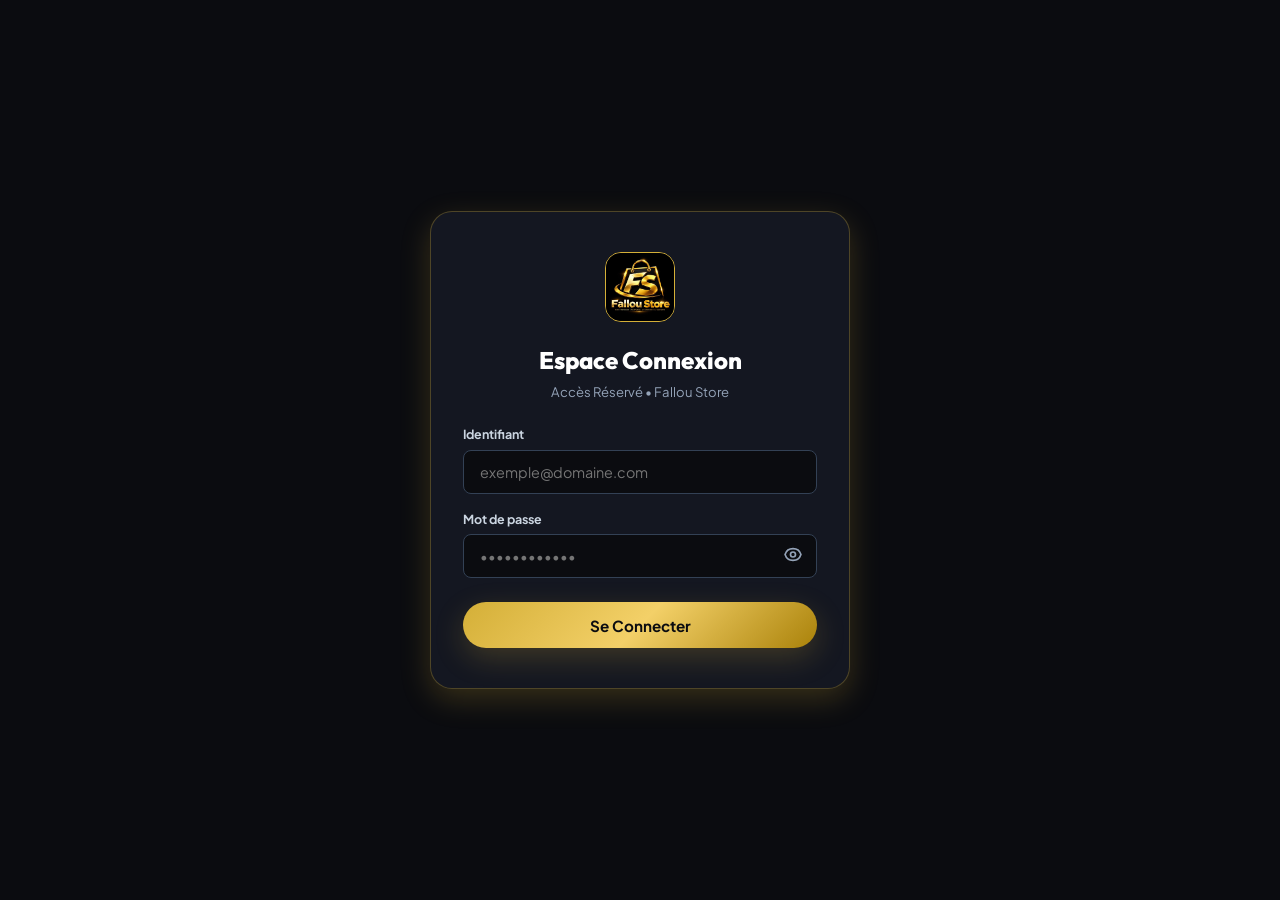
<file: admin.html>
<!DOCTYPE html>
<html lang="fr">
<head>
  <meta charset="UTF-8">
  <meta name="viewport" content="width=device-width, initial-scale=1.0, viewport-fit=cover">
  <title>Administration | Fallou Store (FS)</title>
  <meta name="robots" content="noindex, nofollow">
  <link rel="icon" type="image/jpeg" href="photo_10_2026-09-23_10-36-58.jpg">
  <link rel="stylesheet" href="css/style.css">
  <link rel="stylesheet" href="https://fonts.googleapis.com/css2?family=Plus+Jakarta+Sans:wght@400;500;600;700;800&family=Outfit:wght@600;700;800;900&display=swap">
  <style>
    /* Styles spécifiques Dashboard Admin */
    body.admin-body {
      background: #0b0c10;
      color: #e2e8f0;
      padding-bottom: 2rem;
    }
    .admin-container {
      max-width: 1300px;
      margin: 0 auto;
      padding: 1.5rem 1rem;
    }
    .admin-top-nav {
      background: #141721;
      border: 1px solid rgba(212, 175, 55, 0.25);
      border-radius: var(--fs-radius-md);
      padding: 0.85rem 1rem;
      display: flex;
      flex-direction: column;
      align-items: stretch;
      margin-bottom: 1.25rem;
      gap: 0.85rem;
    }
    @media (min-width: 900px) {
      .admin-top-nav {
        flex-direction: row;
        align-items: center;
        justify-content: space-between;
        padding: 1rem 1.5rem;
        margin-bottom: 1.75rem;
      }
    }
    .admin-logo-wrap {
      display: flex;
      align-items: center;
      gap: 0.75rem;
    }
    .admin-nav-tabs {
      display: flex;
      gap: 0.4rem;
      background: #0b0c10;
      padding: 4px;
      border-radius: var(--fs-radius-full);
      overflow-x: auto;
      scrollbar-width: none;
      -webkit-overflow-scrolling: touch;
      flex-wrap: nowrap;
    }
    .admin-nav-tabs::-webkit-scrollbar { display: none; }
    .admin-nav-tab {
      padding: 0.45rem 0.85rem;
      font-size: 0.8rem;
      font-weight: 700;
      color: #94a3b8;
      border-radius: var(--fs-radius-full);
      transition: var(--fs-transition);
      white-space: nowrap;
      flex-shrink: 0;
    }
    .admin-nav-tab.active {
      background: var(--fs-gold-gradient);
      color: #0b0c10;
    }
    .admin-kpi-grid {
      display: grid;
      grid-template-columns: 1fr 1fr;
      gap: 0.75rem;
      margin-bottom: 1.5rem;
    }
    @media (min-width: 640px) {
      .admin-kpi-grid {
        grid-template-columns: repeat(3, 1fr);
        gap: 1rem;
      }
    }
    @media (min-width: 1024px) {
      .admin-kpi-grid {
        grid-template-columns: repeat(auto-fit, minmax(220px, 1fr));
        gap: 1.25rem;
        margin-bottom: 2rem;
      }
    }
    .admin-kpi-card {
      background: #141721;
      border: 1px solid rgba(255, 255, 255, 0.08);
      border-radius: var(--fs-radius-md);
      padding: 1.5rem;
      position: relative;
      overflow: hidden;
    }
    .admin-kpi-card::before {
      content: '';
      position: absolute;
      top: 0;
      left: 0;
      right: 0;
      height: 3px;
      background: var(--fs-gold-gradient);
    }
    .kpi-title {
      font-size: 0.82rem;
      color: #94a3b8;
      text-transform: uppercase;
      font-weight: 700;
      letter-spacing: 0.05em;
    }
    .kpi-val {
      font-family: var(--fs-font-display);
      font-size: 1.85rem;
      font-weight: 800;
      color: #ffffff;
      margin: 0.4rem 0 0.2rem;
    }
    .kpi-sub {
      font-size: 0.78rem;
      color: #10b981;
      font-weight: 600;
    }

    .admin-table-card {
      background: #141721;
      border: 1px solid rgba(255, 255, 255, 0.08);
      border-radius: var(--fs-radius-md);
      padding: 1.5rem;
      margin-bottom: 2rem;
    }
    .admin-table-head {
      display: flex;
      align-items: center;
      justify-content: space-between;
      margin-bottom: 1.25rem;
      flex-wrap: wrap;
      gap: 0.75rem;
    }
    .admin-table-head h3 {
      font-family: var(--fs-font-display);
      font-size: 1.25rem;
      font-weight: 800;
      color: #ffffff;
    }
    .admin-table-wrap {
      overflow-x: auto;
      -webkit-overflow-scrolling: touch;
      scrollbar-width: thin;
      scrollbar-color: rgba(212,175,55,0.3) transparent;
    }
    table.admin-table {
      width: 100%;
      border-collapse: collapse;
      text-align: left;
      font-size: 0.88rem;
      min-width: 600px;
    }

    /* Cards mobile pour commandes */
    .fs-order-cards-mobile { display: flex; flex-direction: column; gap: 0.85rem; }
    .fs-order-card-m {
      background: #1a1f2e; border: 1px solid rgba(212,175,55,0.2);
      border-radius: 12px; padding: 1rem;
    }
    .fs-order-card-m-head {
      display: flex; justify-content: space-between;
      align-items: flex-start; margin-bottom: 0.75rem; gap: 0.5rem;
    }
    .fs-order-card-m-ref { font-weight: 800; color: var(--fs-gold); font-size: 0.88rem; }
    .fs-order-card-m-date { font-size: 0.73rem; color: #64748b; }
    .fs-order-card-m-client { font-weight: 700; color: #fff; font-size: 0.9rem; }
    .fs-order-card-m-phone { font-size: 0.8rem; color: #25d366; font-weight: 700; margin: 2px 0 0.5rem; }
    .fs-order-card-m-items { font-size: 0.78rem; color: #94a3b8; margin-bottom: 0.5rem; }
    .fs-order-card-m-footer {
      display: flex; justify-content: space-between; align-items: center;
      flex-wrap: wrap; gap: 0.5rem; margin-top: 0.75rem;
      padding-top: 0.75rem; border-top: 1px solid rgba(255,255,255,0.06);
    }
    .fs-order-card-m-amount { font-weight: 800; color: var(--fs-gold-light); font-size: 0.95rem; }

    @media (max-width: 767px) {
      .admin-table-wrap.fs-orders-table-wrap { display: none; }
      .fs-order-cards-mobile { display: flex; }
    }
    @media (min-width: 768px) {
      .admin-table-wrap.fs-orders-table-wrap { display: block; }
      .fs-order-cards-mobile { display: none; }
    }
    table.admin-table th {
      background: #0f121a;
      color: #94a3b8;
      padding: 0.85rem 1rem;
      font-weight: 700;
      border-bottom: 1px solid rgba(255, 255, 255, 0.08);
    }
    table.admin-table td {
      padding: 0.95rem 1rem;
      border-bottom: 1px solid rgba(255, 255, 255, 0.05);
      color: #cbd5e1;
    }
    table.admin-table tr:hover td {
      background: rgba(255, 255, 255, 0.02);
    }
    .badge-status {
      padding: 0.25rem 0.65rem;
      border-radius: var(--fs-radius-full);
      font-size: 0.75rem;
      font-weight: 700;
      display: inline-block;
    }
    .badge-in-stock { background: rgba(16, 185, 129, 0.15); color: #34d399; }
    .badge-out-stock { background: rgba(239, 68, 68, 0.15); color: #f87171; }

    /* Switch iOS */
    .switch {
      position: relative;
      display: inline-block;
      width: 44px;
      height: 24px;
    }
    .switch input { opacity: 0; width: 0; height: 0; }
    .slider {
      position: absolute; cursor: pointer; top: 0; left: 0; right: 0; bottom: 0;
      background-color: #334155; transition: .3s; border-radius: 24px;
    }
    .slider:before {
      position: absolute; content: ""; height: 18px; width: 18px; left: 3px; bottom: 3px;
      background-color: white; transition: .3s; border-radius: 50%;
    }
    input:checked + .slider { background-color: #10b981; }
    input:checked + .slider:before { transform: translateX(20px); }

    /* Login Overlay */
    .login-overlay {
      position: fixed; inset: 0; background: #0b0c10;
      z-index: 9999; display: flex; align-items: center; justify-content: center; padding: 1rem;
    }
    .login-card {
      background: #141721; border: 1px solid rgba(212, 175, 55, 0.3);
      border-radius: var(--fs-radius-lg); padding: 2.5rem 2rem; max-width: 420px; width: 100%;
      text-align: center; box-shadow: var(--fs-shadow-gold);
    }
  </style>
</head>
<body class="admin-body">

  <!-- OVERLAY DE CONNEXION SÉCURISÉE -->
  <div id="adminLoginOverlay" class="login-overlay">
    <div class="login-card">
      <img src="photo_10_2026-09-23_10-36-58.jpg" alt="Fallou Store" style="width: 70px; height: 70px; border-radius: 16px; margin: 0 auto 1.25rem; border: 1px solid var(--fs-gold);">
      <h2 style="font-family: var(--fs-font-display); font-size: 1.5rem; font-weight: 800; color: #fff; margin-bottom: 0.25rem;">Espace Connexion</h2>
      <p style="font-size: 0.82rem; color: #94a3b8; margin-bottom: 1.5rem;">Accès Réservé • Fallou Store</p>

      <form id="adminLoginForm" autocomplete="off">
        <!-- Honeypot anti-bot (champ invisible) -->
        <input type="text" name="website" style="display:none;" tabindex="-1" autocomplete="off">
        <div style="margin-bottom: 1rem; text-align: left;">
          <label style="display: block; font-size: 0.78rem; font-weight: 700; color: #cbd5e1; margin-bottom: 0.35rem;">Identifiant</label>
          <input type="email" id="loginEmail" class="fs-form-control" style="background: #0b0c10; border-color: #334155; color: #fff;" placeholder="exemple@domaine.com" required autocomplete="off">
        </div>
        <div style="margin-bottom: 1.5rem; text-align: left;">
          <label style="display: block; font-size: 0.78rem; font-weight: 700; color: #cbd5e1; margin-bottom: 0.35rem;">Mot de passe</label>
          <div style="position: relative;">
            <input type="password" id="loginPassword" class="fs-form-control" style="background: #0b0c10; border-color: #334155; color: #fff; padding-right: 42px;" placeholder="••••••••••••" required autocomplete="current-password">
            <button type="button" id="togglePasswordBtn" style="position: absolute; right: 10px; top: 50%; transform: translateY(-50%); background: none; border: none; color: #94a3b8; cursor: pointer; padding: 4px;" title="Afficher/Masquer le mot de passe">
              <svg id="eyeIcon" width="20" height="20" fill="none" stroke="currentColor" viewBox="0 0 24 24">
                <path stroke-linecap="round" stroke-linejoin="round" stroke-width="2" d="M15 12a3 3 0 11-6 0 3 3 0 016 0z"/>
                <path stroke-linecap="round" stroke-linejoin="round" stroke-width="2" d="M2.458 12C3.732 7.943 7.523 5 12 5c4.478 0 8.268 2.943 9.542 7-1.274 4.057-5.064 7-9.542 7-4.477 0-8.268-2.943-9.542-7z"/>
              </svg>
            </button>
          </div>
        </div>
        <button type="submit" class="fs-btn-primary" style="width: 100%; justify-content: center;">
          Se Connecter
        </button>
      </form>
    </div>
  </div>

  <!-- CONTENU DASHBOARD -->
  <div class="admin-container" id="adminMainContent" style="display: none;">
    <!-- Top Header -->
    <header class="admin-top-nav">
      <div class="admin-logo-wrap">
        <img src="photo_10_2026-09-23_10-36-58.jpg" alt="FS Logo" style="width: 42px; height: 42px; border-radius: 10px; border: 1px solid var(--fs-gold);">
        <div>
          <h1 style="font-family: var(--fs-font-display); font-size: 1.2rem; font-weight: 800; color: #fff; line-height: 1.1;">Fallou Store <span style="color: var(--fs-gold);">Admin</span></h1>
          <span style="font-size: 0.72rem; color: #94a3b8;">Électronique • Parfums • Accessoires • Gadgets</span>
        </div>
      </div>

      <nav class="admin-nav-tabs">
        <button class="admin-nav-tab active" data-tab="tabOverview" onclick="switchAdminTab('tabOverview')">Vue Globale</button>
        <button class="admin-nav-tab" data-tab="tabOrders" onclick="switchAdminTab('tabOrders')">Commandes & Livraisons à Venir</button>
        <button class="admin-nav-tab" data-tab="tabTraffic" onclick="switchAdminTab('tabTraffic')">Fréquentation & Trafic</button>
        <button class="admin-nav-tab" data-tab="tabProducts" onclick="switchAdminTab('tabProducts')">Produits & Stock</button>
        <button class="admin-nav-tab" data-tab="tabAbandoned" onclick="switchAdminTab('tabAbandoned')">Paniers Abandonnés</button>
      </nav>

      <div style="display: flex; align-items: center; gap: 0.75rem; flex-wrap: wrap;">
        <div class="live-visitors-badge" id="liveVisitorsBadge" title="Visiteurs connectés actuellement">
          <span class="live-pulse-dot"></span>
          <span><b id="liveVisitorsCount">18</b> en direct</span>
        </div>
        <a href="index.html" class="fs-btn-video" style="padding: 0.5rem 0.9rem; font-size: 0.8rem;" target="_blank">
          Voir la Boutique ↗
        </a>
        <button onclick="adminLogout()" style="color: #ef4444; font-size: 0.8rem; font-weight: 700; padding: 0.5rem; background: rgba(239, 68, 68, 0.1); border-radius: 8px; border: none; cursor: pointer;">
          Déconnexion
        </button>
      </div>
    </header>

    <!-- SECTION 1 : VUE GLOBALE & STATISTIQUES EN DIRECT -->
    <div id="tabOverview" class="admin-tab-pane">
      <div class="admin-kpi-grid">
        <div class="admin-kpi-card" style="border-top: 3px solid #10b981;">
          <div class="kpi-title">CA Encaissé (Livrées)</div>
          <div class="kpi-val" id="kpiRevenue" style="color: #34d399;">0 FCFA</div>
          <div class="kpi-sub" id="kpiDeliveredCount">0 commandes livrées avec succès</div>
        </div>

        <div class="admin-kpi-card" style="border-top: 3px solid #f59e0b;">
          <div class="kpi-title">Commandes à Venir (À Livrer)</div>
          <div class="kpi-val" id="kpiUpcomingRevenue" style="color: #fbbf24;">0 FCFA</div>
          <div class="kpi-sub" id="kpiUpcomingCount" style="color: #fbbf24;">0 commandes en attente de livraison</div>
        </div>

        <div class="admin-kpi-card" style="border-top: 3px solid #38bdf8;">
          <div class="kpi-title">Fréquentation du Site</div>
          <div class="kpi-val" id="kpiVisitsToday" style="color: #38bdf8;">0 visites</div>
          <div class="kpi-sub" id="kpiVisitsTotal">Total : 0 visites enregistrées</div>
        </div>

        <div class="admin-kpi-card" style="border-top: 3px solid var(--fs-gold);">
          <div class="kpi-title">Taux de Conversion</div>
          <div class="kpi-val" id="kpiConversion" style="color: var(--fs-gold-light);">0%</div>
          <div class="kpi-sub" id="kpiOrdersTotal">Commandes WhatsApp / Visiteurs</div>
        </div>

        <div class="admin-kpi-card">
          <div class="kpi-title">Catalogue & Stocks</div>
          <div class="kpi-val" id="kpiStockStatus">0 / 0</div>
          <div class="kpi-sub" id="kpiOutOfStockCount">0 en rupture</div>
        </div>

        <div class="admin-kpi-card">
          <div class="kpi-title">Paniers Abandonnés</div>
          <div class="kpi-val" id="kpiAbandonedCount" style="color: #f59e0b;">0</div>
          <div class="kpi-sub" style="color: #f59e0b;">Clients à relancer WhatsApp</div>
        </div>
      </div>

      <!-- Commandes à Venir Prioritaires (Action Rapide) -->
      <div class="admin-table-card" style="border: 1px solid rgba(245, 158, 11, 0.25);">
        <div class="admin-table-head">
          <div>
            <h3 style="color: #fbbf24; display: flex; align-items: center; gap: 8px;">
              <span>⚡</span> Commandes à Préparer & Livrer en Priorité
            </h3>
            <p style="font-size: 0.8rem; color: #94a3b8; margin-top: 3px;">Ces commandes nécessitent une préparation de colis ou un contact avec le coursier.</p>
          </div>
          <button class="fs-btn-primary" style="padding: 0.45rem 1rem; font-size: 0.82rem;" onclick="switchAdminTab('tabOrders')">Gérer Tout le Planning</button>
        </div>
        <div class="admin-table-wrap fs-orders-table-wrap">
          <table class="admin-table">
            <thead>
              <tr>
                <th>Réf</th>
                <th>Client & Contact</th>
                <th>Articles</th>
                <th>Zone / Créneau</th>
                <th>Montant</th>
                <th>Statut Actuel</th>
                <th>Changer Statut</th>
              </tr>
            </thead>
            <tbody id="upcomingOrdersTableBody">
              <!-- Dynamique JS -->
            </tbody>
          </table>
        </div>
        <!-- Version CARDS pour mobile -->
        <div class="fs-order-cards-mobile" id="upcomingOrdersMobile"></div>
      </div>

      <!-- Dernières Commandes Récentes -->
      <div class="admin-table-card">
        <div class="admin-table-head">
          <h3>Toutes les Commandes Récentes</h3>
          <button class="fs-btn-primary" style="padding: 0.45rem 1rem; font-size: 0.82rem;" onclick="switchAdminTab('tabOrders')">Voir Historique Complet</button>
        </div>
        <div class="admin-table-wrap fs-orders-table-wrap">
          <table class="admin-table">
            <thead>
              <tr>
                <th>Réf</th>
                <th>Date</th>
                <th>Client</th>
                <th>Téléphone</th>
                <th>Zone / Ville</th>
                <th>Montant</th>
                <th>Paiement</th>
                <th>Statut</th>
              </tr>
            </thead>
            <tbody id="overviewOrdersTable">
              <!-- Dynamique JS -->
            </tbody>
          </table>
        </div>
        <!-- Version CARDS pour mobile -->
        <div class="fs-order-cards-mobile" id="overviewOrdersMobile"></div>
      </div>
    </div>

    <!-- SECTION 2 : COMMANDES WHATSAPP & COMMANDES À VENIR -->
    <div id="tabOrders" class="admin-tab-pane" style="display: none;">
      <div class="admin-table-card">
        <div class="admin-table-head">
          <div>
            <h3>Gestion Complète des Commandes & Livraisons</h3>
            <p style="font-size: 0.82rem; color: #94a3b8;">Mettez à jour le statut en temps réel pour synchroniser les livraisons et le chiffre d'affaires.</p>
          </div>
          <div style="display: flex; gap: 0.5rem; flex-wrap: wrap;">
            <button class="fs-btn-video" style="font-size: 0.8rem; padding: 0.45rem 0.85rem;" onclick="filterOrdersByStatus('all')">Toutes</button>
            <button class="fs-btn-video" style="font-size: 0.8rem; padding: 0.45rem 0.85rem;" onclick="filterOrdersByStatus('pending')">À Livrer</button>
            <button class="fs-btn-video" style="font-size: 0.8rem; padding: 0.45rem 0.85rem;" onclick="filterOrdersByStatus('done')">Livrées</button>
          </div>
        </div>
        <div class="admin-table-wrap fs-orders-table-wrap">
          <table class="admin-table">
            <thead>
              <tr>
                <th>Réf</th>
                <th>Date</th>
                <th>Client & WhatsApp</th>
                <th>Articles commandés</th>
                <th>Zone & Créneau</th>
                <th>Total (FCFA)</th>
                <th>Statut</th>
                <th>Mise à Jour Rapide</th>
                <th>Action</th>
              </tr>
            </thead>
            <tbody id="allOrdersTable">
              <!-- Rempli par JS -->
            </tbody>
          </table>
        </div>
        <!-- Version CARDS pour mobile -->
        <div class="fs-order-cards-mobile" id="allOrdersMobile"></div>
      </div>
    </div>

    <!-- SECTION 3 : FRÉQUENTATION & ANALYTICS DU SITE -->
    <div id="tabTraffic" class="admin-tab-pane" style="display: none;">
      <div class="admin-kpi-grid">
        <div class="admin-kpi-card">
          <div class="kpi-title">Visiteurs en Direct</div>
          <div class="kpi-val" id="trafficLiveCount" style="color: #10b981;">18</div>
          <div class="kpi-sub">Navigation active sur Fallou Store</div>
        </div>
        <div class="admin-kpi-card">
          <div class="kpi-title">Visites Aujourd'hui</div>
          <div class="kpi-val" id="trafficTodayCount" style="color: #38bdf8;">192</div>
          <div class="kpi-sub">+18% par rapport à la moyenne</div>
        </div>
        <div class="admin-kpi-card">
          <div class="kpi-title">Visites Totales Enregistrées</div>
          <div class="kpi-val" id="trafficTotalCount">1 480</div>
          <div class="kpi-sub">Sessions cumulées</div>
        </div>
        <div class="admin-kpi-card">
          <div class="kpi-title">Temps Moyen par Session</div>
          <div class="kpi-val" style="color: var(--fs-gold-light);">3m 42s</div>
          <div class="kpi-sub">Fort engagement sur les fiches produits</div>
        </div>
      </div>

      <!-- Graphiques et Répartition du Trafic -->
      <div style="display: grid; grid-template-columns: repeat(auto-fit, minmax(320px, 1fr)); gap: 1.5rem; margin-bottom: 2rem;">
        
        <!-- Appareils des Visiteurs -->
        <div class="admin-table-card" style="margin-bottom: 0;">
          <h3 style="margin-bottom: 1rem; font-size: 1.1rem; color: #fff;">📱 Appareils des Visiteurs</h3>
          <div style="margin-bottom: 1rem;">
            <div style="display: flex; justify-content: space-between; font-size: 0.85rem; margin-bottom: 0.4rem;">
              <span>Smartphones (iPhone, Android)</span>
              <b style="color: var(--fs-gold);">84%</b>
            </div>
            <div class="fs-stat-bar-track">
              <div class="fs-stat-bar-fill" style="width: 84%; background: var(--fs-gold-gradient);"></div>
            </div>
          </div>
          <div>
            <div style="display: flex; justify-content: space-between; font-size: 0.85rem; margin-bottom: 0.4rem;">
              <span>Ordinateurs & Laptops</span>
              <b style="color: #38bdf8;">16%</b>
            </div>
            <div class="fs-stat-bar-track">
              <div class="fs-stat-bar-fill" style="width: 16%; background: #38bdf8;"></div>
            </div>
          </div>
        </div>

        <!-- Zones Géographiques des Acheteurs -->
        <div class="admin-table-card" style="margin-bottom: 0;">
          <h3 style="margin-bottom: 1rem; font-size: 1.1rem; color: #fff;">📍 Provenance des Visiteurs</h3>
          <div style="margin-bottom: 0.75rem;">
            <div style="display: flex; justify-content: space-between; font-size: 0.85rem; margin-bottom: 0.35rem;">
              <span>Dakar Ville (Plateau, Almadies, Mermoz, Ouakam)</span>
              <b>68%</b>
            </div>
            <div class="fs-stat-bar-track">
              <div class="fs-stat-bar-fill" style="width: 68%; background: #10b981;"></div>
            </div>
          </div>
          <div style="margin-bottom: 0.75rem;">
            <div style="display: flex; justify-content: space-between; font-size: 0.85rem; margin-bottom: 0.35rem;">
              <span>Banlieue (Guédiawaye, Pikine, Rufisque)</span>
              <b>22%</b>
            </div>
            <div class="fs-stat-bar-track">
              <div class="fs-stat-bar-fill" style="width: 22%; background: #f59e0b;"></div>
            </div>
          </div>
          <div>
            <div style="display: flex; justify-content: space-between; font-size: 0.85rem; margin-bottom: 0.35rem;">
              <span>Régions (Thiès, Mbour, Saint-Louis, Touba)</span>
              <b>10%</b>
            </div>
            <div class="fs-stat-bar-track">
              <div class="fs-stat-bar-fill" style="width: 10%; background: #ec4899;"></div>
            </div>
          </div>
        </div>

        <!-- Tranches Horaires d'Affluence -->
        <div class="admin-table-card" style="margin-bottom: 0;">
          <h3 style="margin-bottom: 1rem; font-size: 1.1rem; color: #fff;">⏰ Heures d'Affluence (Pics d'Achats)</h3>
          <div style="display: flex; flex-direction: column; gap: 0.75rem;">
            <div>
              <div style="display: flex; justify-content: space-between; font-size: 0.82rem; margin-bottom: 0.3rem;">
                <span>Soirée (18h00 - 23h00) • Pic Majeur</span>
                <b style="color: #34d399;">42% des visites</b>
              </div>
              <div class="fs-stat-bar-track"><div class="fs-stat-bar-fill" style="width: 42%; background: #10b981;"></div></div>
            </div>
            <div>
              <div style="display: flex; justify-content: space-between; font-size: 0.82rem; margin-bottom: 0.3rem;">
                <span>Après-Midi (13h00 - 17h00)</span>
                <b style="color: #38bdf8;">32% des visites</b>
              </div>
              <div class="fs-stat-bar-track"><div class="fs-stat-bar-fill" style="width: 32%; background: #38bdf8;"></div></div>
            </div>
            <div>
              <div style="display: flex; justify-content: space-between; font-size: 0.82rem; margin-bottom: 0.3rem;">
                <span>Matinée (09h00 - 12h00)</span>
                <b style="color: #94a3b8;">26% des visites</b>
              </div>
              <div class="fs-stat-bar-track"><div class="fs-stat-bar-fill" style="width: 26%; background: #64748b;"></div></div>
            </div>
          </div>
        </div>

      </div>
    </div>

    <!-- SECTION 4 : GESTION DES PRODUITS & STOCK -->
    <div id="tabProducts" class="admin-tab-pane" style="display: none;">
      <div class="admin-table-card">
        <div class="admin-table-head">
          <div>
            <h3>Catalogue des Produits & État des Stocks</h3>
            <p style="font-size: 0.8rem; color: #94a3b8; margin-top: 3px;">Basculez un produit en rupture d'un simple clic pour désactiver l'achat sur le site public.</p>
          </div>
          <button class="fs-btn-primary" onclick="openAddProductModal()">
            + Ajouter un Nouveau Produit
          </button>
        </div>

        <div class="admin-table-wrap">
          <table class="admin-table">
            <thead>
              <tr>
                <th>Visuel</th>
                <th>Nom du Produit</th>
                <th>Catégorie</th>
                <th>Prix (FCFA)</th>
                <th>État du Stock</th>
                <th>Action Rapide</th>
                <th>Supprimer</th>
              </tr>
            </thead>
            <tbody id="adminProductsTable">
              <!-- Rempli par JavaScript -->
            </tbody>
          </table>
        </div>
      </div>
    </div>

    <!-- SECTION 5 : PANIERS ABANDONNÉS & RELANCE -->
    <div id="tabAbandoned" class="admin-tab-pane" style="display: none;">
      <div class="admin-table-card">
        <div class="admin-table-head">
          <div>
            <h3>Paniers Abandonnés Détectés</h3>
            <p style="font-size: 0.8rem; color: #94a3b8;">Relancez ces prospects sur WhatsApp pour convertir leur panier en vente !</p>
          </div>
        </div>
        <div class="admin-table-wrap">
          <table class="admin-table">
            <thead>
              <tr>
                <th>Date Détection</th>
                <th>Contact</th>
                <th>Articles dans le panier</th>
                <th>Valeur Estimée</th>
                <th>Relance WhatsApp</th>
              </tr>
            </thead>
            <tbody id="abandonedTable">
              <!-- Rempli par JS -->
            </tbody>
          </table>
        </div>
      </div>
    </div>
  </div>

  <!-- MODALE AJOUT DE PRODUIT -->
  <div id="adminAddModal" class="fs-modal-backdrop">
    <div class="fs-modal-window" style="background: #141721; color: #fff; max-width: 600px; border: 1px solid rgba(212, 175, 55, 0.3);">
      <button class="fs-modal-close" onclick="closeAddProductModal()" style="background: #0f121a; color: #fff;">✕</button>
      <div style="padding: 2rem;">
        <h3 style="font-family: var(--fs-font-display); font-size: 1.4rem; font-weight: 800; color: #fff; margin-bottom: 1.25rem;">
          Ajouter un Produit au Catalogue
        </h3>
        <form id="adminAddProductForm">
          <div class="fs-form-group">
            <label class="fs-form-label" style="color: #cbd5e1;">Nom du Produit *</label>
            <input type="text" id="newProdName" class="fs-form-control" style="background: #0b0c10; border-color: #334155; color: #fff;" placeholder="ex: Smart Watch Série 12 Ultra" required>
          </div>
          <div style="display: grid; grid-template-columns: 1fr 1fr; gap: 1rem;">
            <div class="fs-form-group">
              <label class="fs-form-label" style="color: #cbd5e1;">Catégorie *</label>
              <select id="newProdCat" class="fs-form-control" style="background: #0b0c10; border-color: #334155; color: #fff;" required>
                <option value="electronique">Électronique</option>
                <option value="parfums">Parfums</option>
                <option value="accessoires">Accessoires</option>
                <option value="gadgets">Gadgets</option>
              </select>
            </div>
            <div class="fs-form-group">
              <label class="fs-form-label" style="color: #cbd5e1;">Prix (FCFA) *</label>
              <input type="number" id="newProdPrice" class="fs-form-control" style="background: #0b0c10; border-color: #334155; color: #fff;" placeholder="ex: 35000" required>
            </div>
          </div>
          <div class="fs-form-group">
            <label class="fs-form-label" style="color: #cbd5e1;">URL de la Photo du Produit *</label>
            <input type="url" id="newProdImage" class="fs-form-control" style="background: #0b0c10; border-color: #334155; color: #fff;" placeholder="https://res.cloudinary.com/... ou nom de fichier local" required>
          </div>
          <div class="fs-form-group">
            <label class="fs-form-label" style="color: #cbd5e1;">Description Courte</label>
            <textarea id="newProdDesc" class="fs-form-control" style="background: #0b0c10; border-color: #334155; color: #fff; min-height: 80px;" placeholder="Points forts, fonctionnalités, caractéristiques..."></textarea>
          </div>
          <button type="submit" class="fs-btn-primary" style="width: 100%; justify-content: center; margin-top: 1rem;">
            Enregistrer et Publier sur le Site
          </button>
        </form>
      </div>
    </div>
  </div>

  <!-- BOÎTE DE DIALOGUE DE CONFIRMATION PERSONNALISÉE (Remplace confirm()) -->
  <div id="fsConfirmDialog" class="fs-confirm-dialog-backdrop" role="dialog" aria-modal="true">
    <div class="fs-confirm-dialog-card">
      <div class="fs-confirm-dialog-icon">
        <svg width="32" height="32" fill="none" stroke="currentColor" viewBox="0 0 24 24">
          <path stroke-linecap="round" stroke-linejoin="round" stroke-width="2" d="M19 7l-.867 12.142A2 2 0 0116.138 21H7.862a2 2 0 01-1.995-1.858L5 7m5 4v6m4-6v6m1-10V4a1 1 0 00-1-1h-4a1 1 0 00-1 1v3M4 7h16" />
        </svg>
      </div>
      <h3 class="fs-confirm-dialog-title" id="fsConfirmTitle">Confirmer l'action</h3>
      <p class="fs-confirm-dialog-desc" id="fsConfirmMsg">Êtes-vous certain de vouloir effectuer cette action ?</p>
      <div id="fsConfirmItemWrap"></div>
      <div class="fs-confirm-dialog-actions">
        <button type="button" class="fs-confirm-btn-cancel" id="fsConfirmCancelBtn">Annuler</button>
        <button type="button" class="fs-confirm-btn-danger" id="fsConfirmOkBtn">
          <svg width="18" height="18" fill="none" stroke="currentColor" viewBox="0 0 24 24"><path stroke-linecap="round" stroke-linejoin="round" stroke-width="2" d="M19 7l-.867 12.142A2 2 0 0116.138 21H7.862a2 2 0 01-1.995-1.858L5 7m5 4v6m4-6v6m1-10V4a1 1 0 00-1-1h-4a1 1 0 00-1 1v3M4 7h16"/></svg>
          <span id="fsConfirmOkText">Supprimer</span>
        </button>
      </div>
    </div>
  </div>

  <script src="js/products-data.js"></script>
  <script src="js/supabase-client.js"></script>
  <script src="js/admin.js"></script>
</body>
</html>
</file>
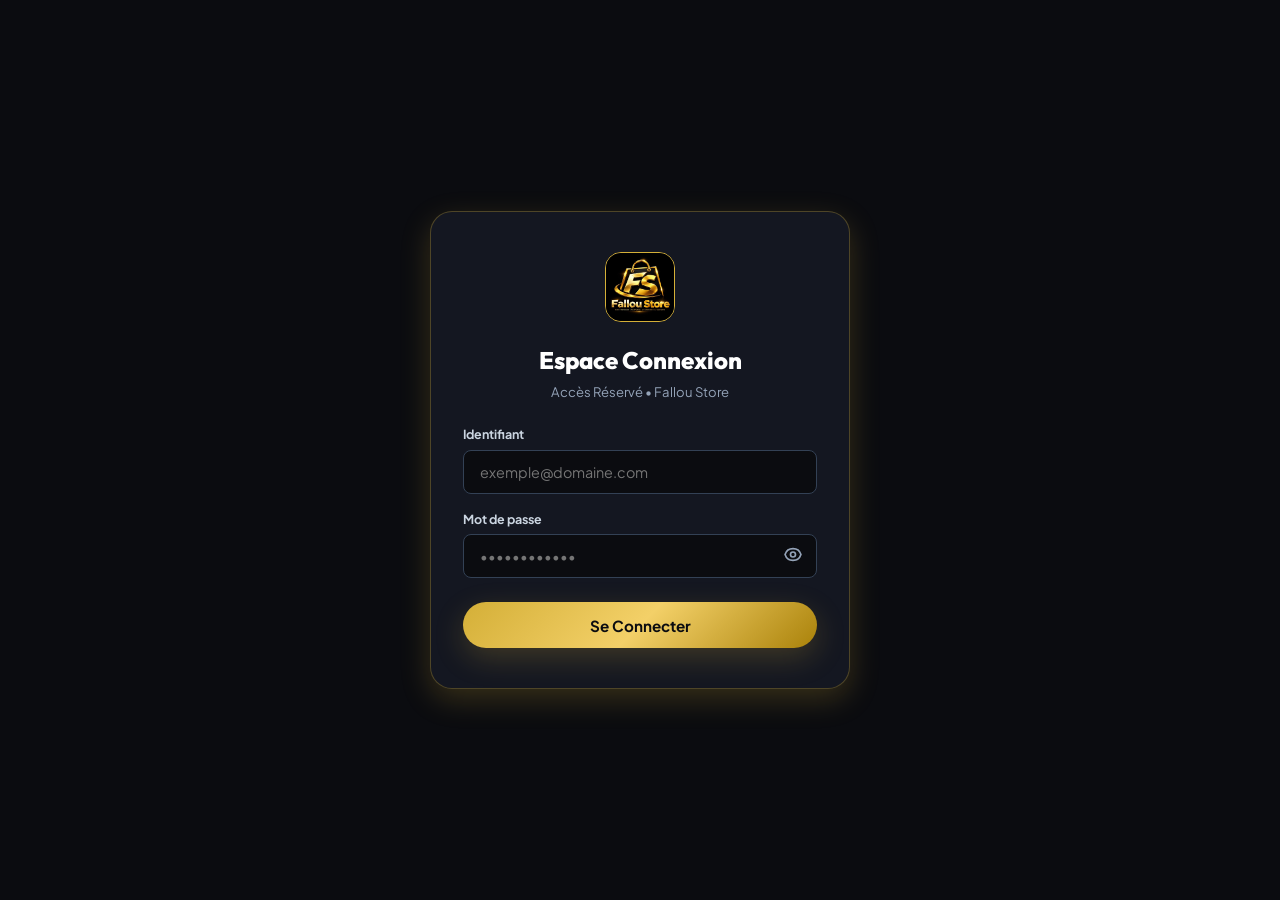
<file: connexion.html>
<!DOCTYPE html>
<html lang="fr">
<head>
  <meta charset="UTF-8">
  <meta name="viewport" content="width=device-width, initial-scale=1.0, viewport-fit=cover">
  <title>Connexion | Fallou Store</title>
  <meta name="robots" content="noindex, nofollow">
  <meta http-equiv="refresh" content="0; url=admin.html">
  <script>window.location.replace('admin.html');</script>
</head>
<body>
  <p>Redirection vers la page de connexion...</p>
  <a href="admin.html">Cliquez ici si la redirection ne fonctionne pas</a>
</body>
</html>
</file>
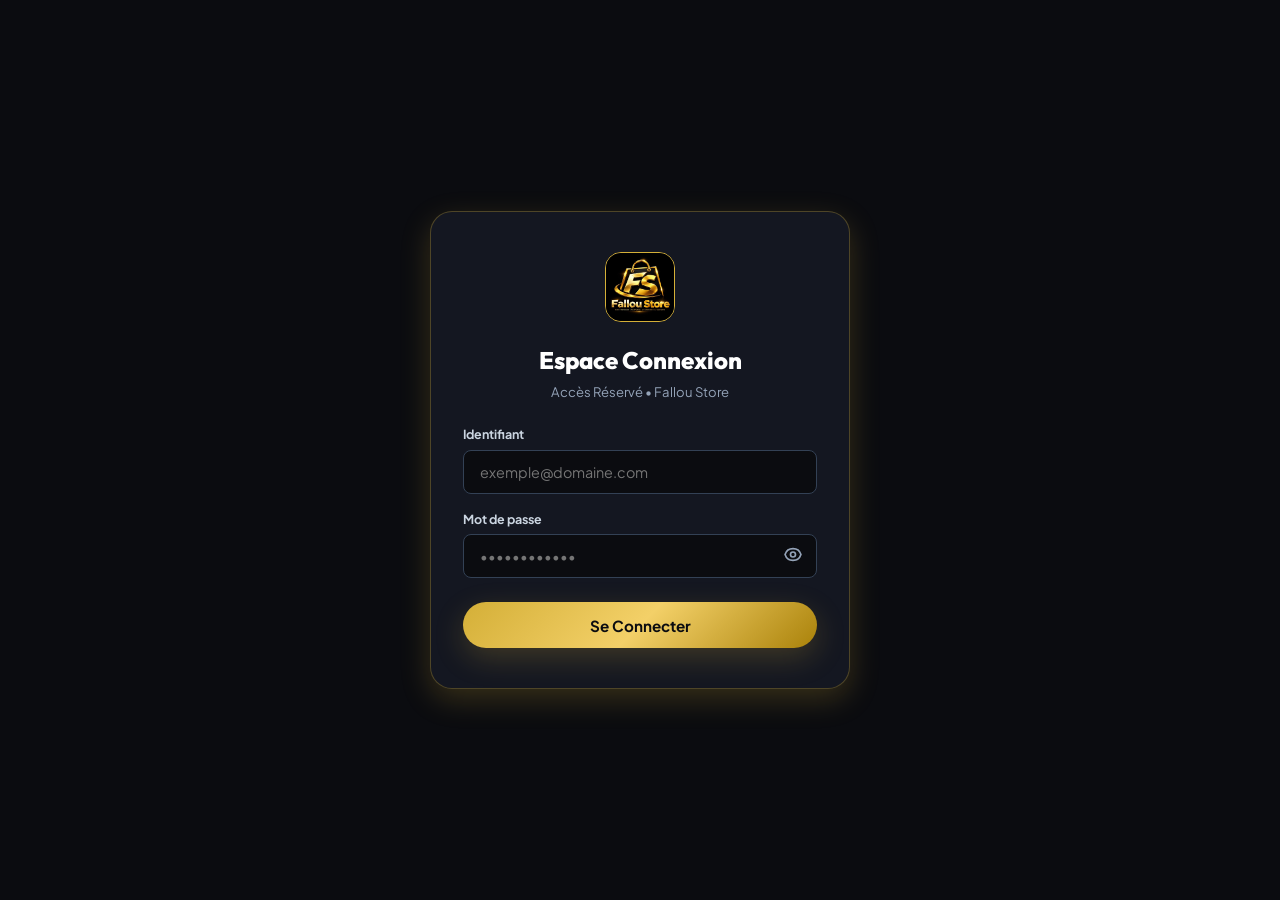
<file: login.html>
<!DOCTYPE html>
<html lang="fr">
<head>
  <meta charset="UTF-8">
  <meta name="viewport" content="width=device-width, initial-scale=1.0, viewport-fit=cover">
  <title>Connexion | Fallou Store</title>
  <meta name="robots" content="noindex, nofollow">
  <!-- Redirect to admin page immediately -->
  <meta http-equiv="refresh" content="0; url=admin.html">
  <script>window.location.replace('admin.html');</script>
</head>
<body>
  <p>Redirection vers la page de connexion...</p>
  <a href="admin.html">Cliquez ici si la redirection ne fonctionne pas</a>
</body>
</html>
</file>
<file: css/style.css>
/* ==========================================================================
   FALLOU STORE (FS) - DESIGN SYSTEM & STYLESHEET HAUTE COUTURE
   Inspiré par NovaTrend & TechHub - Dark Luxe Gold & Modern Minimalist
   Optimisé Mobile First, Desktop & Compatibilité Odoo
   ========================================================================== */

@import url('https://fonts.googleapis.com/css2?family=Plus+Jakarta+Sans:wght@300;400;500;600;700;800&family=Outfit:wght@400;500;600;700;800;900&display=swap');

:root {
  /* Palette de couleurs Luxe */
  --fs-gold: #d4af37;
  --fs-gold-light: #f5d77f;
  --fs-gold-dark: #aa820a;
  --fs-gold-glow: rgba(212, 175, 55, 0.25);
  --fs-gold-gradient: linear-gradient(135deg, #d4af37 0%, #f3d068 50%, #aa820a 100%);
  --fs-gold-gradient-hover: linear-gradient(135deg, #f5d77f 0%, #d4af37 50%, #c1951c 100%);
  
  --fs-bg-dark: #0a0b0e;
  --fs-bg-card-dark: #12141a;
  --fs-bg-elevated: #1a1e28;
  --fs-border-dark: rgba(255, 255, 255, 0.08);
  --fs-border-gold: rgba(212, 175, 55, 0.35);

  --fs-bg-light: #f8f9fc;
  --fs-bg-card-white: #ffffff;
  --fs-text-main: #0f172a;
  --fs-text-muted: #64748b;
  --fs-text-white: #ffffff;
  --fs-text-gold: #c59b27;

  --fs-whatsapp: #25d366;
  --fs-whatsapp-dark: #128c7e;
  --fs-wave: #1ba0e2;
  --fs-om: #ff6600;
  --fs-danger: #ef4444;
  --fs-success: #10b981;

  /* Typographie */
  --fs-font-sans: 'Plus Jakarta Sans', -apple-system, BlinkMacSystemFont, 'Segoe UI', Roboto, sans-serif;
  --fs-font-display: 'Outfit', -apple-system, BlinkMacSystemFont, sans-serif;

  /* Ombres & Effets */
  --fs-shadow-sm: 0 2px 8px rgba(0, 0, 0, 0.04);
  --fs-shadow-md: 0 8px 24px rgba(0, 0, 0, 0.07);
  --fs-shadow-lg: 0 16px 40px rgba(0, 0, 0, 0.12);
  --fs-shadow-gold: 0 10px 30px rgba(212, 175, 55, 0.22);
  --fs-radius-sm: 8px;
  --fs-radius-md: 14px;
  --fs-radius-lg: 22px;
  --fs-radius-xl: 32px;
  --fs-radius-full: 9999px;

  --fs-transition: all 0.25s cubic-bezier(0.16, 1, 0.3, 1);
  --fs-nav-height: 72px;
  --fs-mobile-bar-height: 68px;
}

/* Reset de base */
*, *::before, *::after {
  box-sizing: border-box;
  margin: 0;
  padding: 0;
}

html {
  scroll-behavior: smooth;
  font-size: 16px;
  -webkit-tap-highlight-color: transparent;
  /* Empêche le scroll horizontal sur TOUS les appareils */
  overflow-x: hidden;
  max-width: 100vw;
}

body {
  font-family: var(--fs-font-sans);
  background-color: var(--fs-bg-light);
  color: var(--fs-text-main);
  line-height: 1.5;
  overflow-x: hidden;
  /* Safe area pour iPhone notch + barre d'accueil */
  padding-bottom: calc(var(--fs-mobile-bar-height) + env(safe-area-inset-bottom, 0px));
  /* Empêche les éléments absolus de créer un scroll horizontal */
  position: relative;
}

@media (min-width: 992px) {
  body {
    padding-bottom: 0;
  }
}

/* Utilitaires & Liens */
a {
  color: inherit;
  text-decoration: none;
  transition: var(--fs-transition);
}

button {
  cursor: pointer;
  border: none;
  background: none;
  font-family: inherit;
  outline: none;
}

img {
  max-width: 100%;
  height: auto;
  display: block;
}

.container {
  width: 100%;
  max-width: 1280px;
  margin: 0 auto;
  padding: 0 1rem;
  /* Évite le débordement horizontal */
  box-sizing: border-box;
}

@media (min-width: 768px) {
  .container {
    padding: 0 1.5rem;
  }
}

/* ==========================================================================
   1. TOP ANNOUNCEMENT BAR (NovaTrend Inspired)
   ========================================================================== */
.fs-top-bar {
  background: var(--fs-bg-dark);
  color: #d1d5db;
  font-size: 0.82rem;
  padding: 0.5rem 0;
  border-bottom: 1px solid rgba(212, 175, 55, 0.2);
  /* Hidden on mobile — prevents double bar on phones */
  display: none;
}

@media (min-width: 768px) {
  .fs-top-bar {
    display: block;
  }
}

.fs-top-bar-inner {
  display: flex;
  align-items: center;
  justify-content: space-between;
  flex-wrap: wrap;
  gap: 0.5rem;
}

.fs-top-ticker {
  display: flex;
  align-items: center;
  gap: 0.75rem;
  font-weight: 500;
}

.fs-top-ticker .badge-pulse {
  background: var(--fs-gold-gradient);
  color: #000;
  font-size: 0.7rem;
  font-weight: 700;
  padding: 2px 8px;
  border-radius: var(--fs-radius-full);
  text-transform: uppercase;
}

.fs-top-links {
  display: none;
  align-items: center;
  gap: 1.25rem;
}

@media (min-width: 768px) {
  .fs-top-links {
    display: flex;
  }
}

.fs-top-links a:hover {
  color: var(--fs-gold-light);
}

/* ==========================================================================
   2. MAIN HEADER & NAVIGATION
   ========================================================================== */
.fs-header {
  position: sticky;
  top: 0;
  z-index: 1000;
  background: rgba(255, 255, 255, 0.95);
  backdrop-filter: blur(12px);
  -webkit-backdrop-filter: blur(12px);
  border-bottom: 1px solid rgba(0, 0, 0, 0.06);
  transition: var(--fs-transition);
}

.fs-header-inner {
  display: flex;
  align-items: center;
  justify-content: space-between;
  height: var(--fs-nav-height);
  gap: 1rem;
}

/* Brand Logo */
.fs-brand {
  display: flex;
  align-items: center;
  gap: 0.75rem;
  text-decoration: none;
}

.fs-logo-img {
  width: 46px;
  height: 46px;
  border-radius: 12px;
  object-fit: cover;
  box-shadow: 0 4px 12px rgba(212, 175, 55, 0.3);
  border: 1px solid rgba(212, 175, 55, 0.4);
}

.fs-brand-text {
  display: flex;
  flex-direction: column;
}

.fs-brand-title {
  font-family: var(--fs-font-display);
  font-size: 1.35rem;
  font-weight: 800;
  letter-spacing: -0.02em;
  color: #0b0c10;
  line-height: 1.1;
}

.fs-brand-title span {
  background: var(--fs-gold-gradient);
  -webkit-background-clip: text;
  -webkit-text-fill-color: transparent;
}

.fs-brand-subtitle {
  font-size: 0.68rem;
  color: var(--fs-text-muted);
  text-transform: uppercase;
  letter-spacing: 0.12em;
  font-weight: 600;
}

/* Desktop Search Bar */
.fs-search-wrapper {
  flex: 1;
  max-width: 440px;
  position: relative;
  display: none;
}

@media (min-width: 768px) {
  .fs-search-wrapper {
    display: block;
  }
}

.fs-search-input {
  width: 100%;
  padding: 0.7rem 1.25rem 0.7rem 2.75rem;
  border-radius: var(--fs-radius-full);
  border: 1px solid #e2e8f0;
  background: #f1f5f9;
  font-size: 0.9rem;
  color: var(--fs-text-main);
  transition: var(--fs-transition);
}

.fs-search-input:focus {
  background: #ffffff;
  border-color: var(--fs-gold);
  box-shadow: 0 0 0 3px var(--fs-gold-glow);
  outline: none;
}

.fs-search-icon {
  position: absolute;
  left: 1rem;
  top: 50%;
  transform: translateY(-50%);
  color: #94a3b8;
  pointer-events: none;
}

/* Header Actions */
.fs-header-actions {
  display: flex;
  align-items: center;
  gap: 0.65rem;
}

.fs-btn-icon {
  width: 42px;
  height: 42px;
  border-radius: 50%;
  display: flex;
  align-items: center;
  justify-content: center;
  background: #f1f5f9;
  color: #334155;
  transition: var(--fs-transition);
  position: relative;
}

.fs-btn-icon:hover {
  background: #e2e8f0;
  color: #0b0c10;
  transform: translateY(-2px);
}

.fs-badge-count {
  position: absolute;
  top: -3px;
  right: -3px;
  background: var(--fs-gold-gradient);
  color: #000;
  font-size: 0.7rem;
  font-weight: 800;
  width: 20px;
  height: 20px;
  border-radius: 50%;
  display: flex;
  align-items: center;
  justify-content: center;
  border: 2px solid #ffffff;
  animation: pulseBadge 2s infinite;
}

@keyframes pulseBadge {
  0%, 100% { transform: scale(1); }
  50% { transform: scale(1.15); }
}

.fs-header-whatsapp-btn {
  display: none;
  align-items: center;
  gap: 0.5rem;
  background: #25d366;
  color: #ffffff;
  font-weight: 600;
  font-size: 0.85rem;
  padding: 0.6rem 1.1rem;
  border-radius: var(--fs-radius-full);
  box-shadow: 0 4px 14px rgba(37, 211, 102, 0.35);
  transition: var(--fs-transition);
}

@media (min-width: 992px) {
  .fs-header-whatsapp-btn {
    display: flex;
  }
}

.fs-header-whatsapp-btn:hover {
  background: #1eb956;
  transform: translateY(-2px);
  box-shadow: 0 6px 18px rgba(37, 211, 102, 0.45);
}

/* ==========================================================================
   3. HERO SECTION (TechHub & NovaTrend Fusion)
   ========================================================================== */
.fs-hero {
  padding: 1.5rem 0 2rem;
  background: linear-gradient(180deg, #f8f9fc 0%, #ffffff 100%);
}

.fs-hero-card {
  background: #0d0f17;
  border-radius: var(--fs-radius-lg);
  padding: 2.25rem 1.75rem;
  color: #ffffff;
  position: relative;
  overflow: hidden;
  box-shadow: 0 20px 50px rgba(0, 0, 0, 0.35);
  border: 1px solid rgba(212, 175, 55, 0.3);
}

/* Carrousel d'ambiance en arrière-plan du Hero (Électronique + Parfum) */
.fs-hero-bg-carousel {
  position: absolute;
  inset: 0;
  overflow: hidden;
  z-index: 1;
  pointer-events: none;
}

.fs-hero-slide {
  position: absolute;
  inset: 0;
  background-size: cover;
  background-position: center;
  opacity: 0;
  transform: scale(1.0);
  animation: heroCrossfade 14s infinite cubic-bezier(0.4, 0, 0.2, 1);
}

.fs-slide-tech {
  animation-delay: 0s;
}

.fs-slide-perfume {
  animation-delay: 7s;
}

@keyframes heroCrossfade {
  0% {
    opacity: 0;
    transform: scale(1.0);
  }
  12% {
    opacity: 0.40;
  }
  42% {
    opacity: 0.40;
    transform: scale(1.07);
  }
  50% {
    opacity: 0;
    transform: scale(1.1);
  }
  100% {
    opacity: 0;
    transform: scale(1.0);
  }
}

.fs-hero-bg-overlay {
  position: absolute;
  inset: 0;
  background: linear-gradient(135deg, rgba(10, 11, 15, 0.94) 0%, rgba(18, 20, 28, 0.88) 55%, rgba(10, 11, 15, 0.96) 100%);
  backdrop-filter: blur(3px);
  -webkit-backdrop-filter: blur(3px);
  z-index: 2;
}

.fs-hero-card::before {
  content: '';
  position: absolute;
  top: -100px;
  right: -100px;
  width: 340px;
  height: 340px;
  background: radial-gradient(circle, rgba(212, 175, 55, 0.25) 0%, transparent 70%);
  border-radius: 50%;
  pointer-events: none;
  z-index: 2;
}

.fs-hero-content {
  position: relative;
  z-index: 3;
  max-width: 640px;
}

.fs-hero-tag {
  display: inline-flex;
  align-items: center;
  gap: 0.5rem;
  background: rgba(212, 175, 55, 0.15);
  border: 1px solid rgba(212, 175, 55, 0.4);
  color: var(--fs-gold-light);
  font-size: 0.75rem;
  font-weight: 700;
  text-transform: uppercase;
  letter-spacing: 0.1em;
  padding: 0.35rem 0.9rem;
  border-radius: var(--fs-radius-full);
  margin-bottom: 1.25rem;
}

.fs-hero-title {
  font-family: var(--fs-font-display);
  font-size: clamp(2rem, 5vw, 3.4rem);
  font-weight: 900;
  line-height: 1.1;
  letter-spacing: -0.03em;
  margin-bottom: 1rem;
}

.fs-hero-title .gold-gradient {
  background: var(--fs-gold-gradient);
  -webkit-background-clip: text;
  -webkit-text-fill-color: transparent;
}

.fs-hero-desc {
  font-size: clamp(0.95rem, 2vw, 1.1rem);
  color: #94a3b8;
  margin-bottom: 1.75rem;
  line-height: 1.6;
}

.fs-hero-cta-group {
  display: flex;
  align-items: center;
  flex-wrap: wrap;
  gap: 1rem;
}

.fs-btn-primary {
  display: inline-flex;
  align-items: center;
  gap: 0.6rem;
  background: var(--fs-gold-gradient);
  color: #0b0c10;
  font-weight: 700;
  font-size: 0.95rem;
  padding: 0.85rem 1.6rem;
  border-radius: var(--fs-radius-full);
  box-shadow: var(--fs-shadow-gold);
  transition: var(--fs-transition);
}

.fs-btn-primary:hover {
  background: var(--fs-gold-gradient-hover);
  transform: translateY(-2px);
  box-shadow: 0 12px 32px rgba(212, 175, 55, 0.35);
}

.fs-btn-video {
  display: inline-flex;
  align-items: center;
  gap: 0.6rem;
  background: rgba(255, 255, 255, 0.1);
  backdrop-filter: blur(8px);
  color: #ffffff;
  font-weight: 600;
  font-size: 0.92rem;
  padding: 0.85rem 1.4rem;
  border-radius: var(--fs-radius-full);
  border: 1px solid rgba(255, 255, 255, 0.2);
  transition: var(--fs-transition);
}

.fs-btn-video:hover {
  background: rgba(255, 255, 255, 0.2);
  border-color: var(--fs-gold);
  color: var(--fs-gold-light);
}

.fs-hero-badges {
  margin-top: 2rem;
  display: flex;
  flex-wrap: wrap;
  gap: 1.25rem;
  padding-top: 1.5rem;
  border-top: 1px solid rgba(255, 255, 255, 0.1);
}

.fs-hero-badge-item {
  display: flex;
  align-items: center;
  gap: 0.5rem;
  font-size: 0.82rem;
  color: #cbd5e1;
}

.fs-hero-badge-item svg {
  color: var(--fs-gold);
}

/* ==========================================================================
   4. CATEGORY PILLS (TechHub Style)
   ========================================================================== */
.fs-categories-bar {
  padding: 1.5rem 0 1rem;
}

.fs-categories-scroll {
  display: flex;
  gap: 0.75rem;
  overflow-x: auto;
  padding-bottom: 0.5rem;
  scrollbar-width: none;
  -ms-overflow-style: none;
}

.fs-categories-scroll::-webkit-scrollbar {
  display: none;
}

.fs-cat-chip {
  display: flex;
  align-items: center;
  gap: 0.6rem;
  padding: 0.6rem 1.1rem;
  background: #ffffff;
  border-radius: var(--fs-radius-full);
  border: 1px solid #e2e8f0;
  font-size: 0.88rem;
  font-weight: 600;
  color: #475569;
  white-space: nowrap;
  box-shadow: var(--fs-shadow-sm);
  transition: var(--fs-transition);
}

.fs-cat-chip .chip-icon {
  width: 28px;
  height: 28px;
  border-radius: 50%;
  background: #f1f5f9;
  display: flex;
  align-items: center;
  justify-content: center;
  color: #64748b;
  transition: var(--fs-transition);
}

.fs-cat-chip:hover,
.fs-cat-chip.active {
  background: #0f172a;
  color: #ffffff;
  border-color: #0f172a;
}

.fs-cat-chip:hover .chip-icon,
.fs-cat-chip.active .chip-icon {
  background: var(--fs-gold-gradient);
  color: #000000;
}

/* ==========================================================================
   5. FLASH SALE BANNER & COUNTDOWN (NovaTrend Style)
   ========================================================================== */
.fs-flash-section {
  padding: 1.5rem 0 2rem;
}

.fs-flash-card {
  background: linear-gradient(135deg, #181920 0%, #222533 100%);
  border-radius: var(--fs-radius-lg);
  padding: 1.5rem 1.75rem;
  color: #ffffff;
  display: flex;
  align-items: center;
  justify-content: space-between;
  flex-wrap: wrap;
  gap: 1.25rem;
  border: 1px solid rgba(212, 175, 55, 0.3);
  position: relative;
  overflow: hidden;
}

.fs-flash-info {
  display: flex;
  align-items: center;
  gap: 1rem;
}

.fs-flash-badge {
  background: #ef4444;
  color: #ffffff;
  font-size: 0.75rem;
  font-weight: 800;
  padding: 0.35rem 0.75rem;
  border-radius: var(--fs-radius-sm);
  text-transform: uppercase;
  letter-spacing: 0.05em;
  display: inline-block;
}

.fs-flash-title {
  font-family: var(--fs-font-display);
  font-size: 1.35rem;
  font-weight: 800;
  margin-top: 0.25rem;
}

.fs-flash-timer {
  display: flex;
  align-items: center;
  gap: 0.5rem;
}

.timer-box {
  background: rgba(0, 0, 0, 0.4);
  border: 1px solid rgba(212, 175, 55, 0.3);
  border-radius: var(--fs-radius-sm);
  padding: 0.5rem 0.75rem;
  text-align: center;
  min-width: 52px;
}

.timer-num {
  font-family: var(--fs-font-display);
  font-size: 1.25rem;
  font-weight: 800;
  color: var(--fs-gold-light);
  line-height: 1;
}

.timer-label {
  font-size: 0.65rem;
  color: #94a3b8;
  text-transform: uppercase;
  margin-top: 3px;
}

.timer-colon {
  font-size: 1.25rem;
  font-weight: 700;
  color: var(--fs-gold);
}

/* ==========================================================================
   6. SECTION HEADERS & TABS
   ========================================================================== */
.fs-section-header {
  display: flex;
  align-items: flex-end;
  justify-content: space-between;
  margin-bottom: 1.5rem;
  flex-wrap: wrap;
  gap: 0.75rem;
}

.fs-section-title-wrap h2 {
  font-family: var(--fs-font-display);
  font-size: clamp(1.4rem, 3vw, 1.85rem);
  font-weight: 800;
  letter-spacing: -0.02em;
  color: #0f172a;
}

.fs-section-subtitle {
  font-size: 0.88rem;
  color: var(--fs-text-muted);
  margin-top: 0.25rem;
}

.fs-filter-tabs {
  display: flex;
  gap: 0.5rem;
  background: #f1f5f9;
  padding: 4px;
  border-radius: var(--fs-radius-full);
}

.fs-tab-btn {
  padding: 0.45rem 0.95rem;
  font-size: 0.82rem;
  font-weight: 600;
  color: #64748b;
  border-radius: var(--fs-radius-full);
  transition: var(--fs-transition);
}

.fs-tab-btn.active {
  background: #ffffff;
  color: #0f172a;
  box-shadow: var(--fs-shadow-sm);
}

/* ==========================================================================
   7. PRODUCT GRID & CARDS
   ========================================================================== */
.fs-product-grid {
  display: grid;
  grid-template-columns: repeat(auto-fill, minmax(240px, 1fr));
  gap: 1.25rem;
  margin-bottom: 3rem;
}

@media (max-width: 480px) {
  .fs-product-grid {
    grid-template-columns: repeat(2, 1fr);
    gap: 0.75rem;
  }
}

.fs-card {
  background: var(--fs-bg-card-white);
  border-radius: var(--fs-radius-md);
  border: 1px solid #edf2f7;
  overflow: hidden;
  display: flex;
  flex-direction: column;
  box-shadow: var(--fs-shadow-sm);
  transition: var(--fs-transition);
  position: relative;
}

.fs-card:hover {
  transform: translateY(-4px);
  box-shadow: var(--fs-shadow-md);
  border-color: #cbd5e1;
}

.fs-card-thumb-wrap {
  position: relative;
  background: #f8fafc;
  padding-top: 100%; /* Ratio 1:1 */
  overflow: hidden;
  cursor: pointer;
}

.fs-card-img {
  position: absolute;
  top: 0;
  left: 0;
  width: 100%;
  height: 100%;
  object-fit: cover;
  transition: transform 0.4s ease;
}

.fs-card:hover .fs-card-img {
  transform: scale(1.05);
}

.fs-card-badge {
  position: absolute;
  top: 10px;
  left: 10px;
  background: #0f172a;
  color: #ffffff;
  font-size: 0.68rem;
  font-weight: 700;
  padding: 0.25rem 0.65rem;
  border-radius: var(--fs-radius-full);
  text-transform: uppercase;
  letter-spacing: 0.04em;
  z-index: 2;
}

.fs-card-badge.gold {
  background: var(--fs-gold-gradient);
  color: #000000;
}

.fs-card-badge.out-of-stock {
  background: #ef4444;
}

.fs-card-quickview {
  position: absolute;
  bottom: 10px;
  left: 50%;
  transform: translateX(-50%) translateY(20px);
  background: rgba(255, 255, 255, 0.95);
  backdrop-filter: blur(6px);
  border: 1px solid #e2e8f0;
  padding: 0.45rem 0.9rem;
  border-radius: var(--fs-radius-full);
  font-size: 0.75rem;
  font-weight: 700;
  color: #0f172a;
  opacity: 0;
  transition: var(--fs-transition);
  display: flex;
  align-items: center;
  gap: 0.4rem;
  box-shadow: var(--fs-shadow-sm);
  white-space: nowrap;
}

.fs-card:hover .fs-card-quickview {
  opacity: 1;
  transform: translateX(-50%) translateY(0);
}

.fs-card-body {
  padding: 1rem;
  display: flex;
  flex-direction: column;
  flex: 1;
}

@media (max-width: 480px) {
  .fs-card-body {
    padding: 0.75rem;
  }
}

.fs-card-meta {
  display: flex;
  align-items: center;
  justify-content: space-between;
  margin-bottom: 0.35rem;
  font-size: 0.72rem;
  color: var(--fs-text-muted);
}

.fs-card-rating {
  display: flex;
  align-items: center;
  gap: 3px;
  color: #eab308;
  font-weight: 700;
}

.fs-card-title {
  font-size: 0.92rem;
  font-weight: 700;
  color: #0f172a;
  line-height: 1.35;
  margin-bottom: 0.5rem;
  display: -webkit-box;
  -webkit-line-clamp: 2;
  -webkit-box-orient: vertical;
  overflow: hidden;
  height: 2.7em;
}

@media (max-width: 480px) {
  .fs-card-title {
    font-size: 0.82rem;
  }
}

.fs-card-pricing {
  display: flex;
  align-items: baseline;
  gap: 0.5rem;
  margin-top: auto;
  margin-bottom: 0.75rem;
}

.fs-price-current {
  font-family: var(--fs-font-display);
  font-size: 1.15rem;
  font-weight: 800;
  color: #0f172a;
}

.fs-price-currency {
  font-size: 0.75rem;
  font-weight: 700;
  color: var(--fs-gold-dark);
}

.fs-price-old {
  font-size: 0.8rem;
  color: #94a3b8;
  text-decoration: line-through;
}

.fs-card-actions {
  display: grid;
  grid-template-columns: 1fr auto;
  gap: 0.4rem;
}

.fs-btn-add-cart {
  background: #f1f5f9;
  color: #0f172a;
  border-radius: var(--fs-radius-sm);
  padding: 0.55rem 0.75rem;
  font-size: 0.82rem;
  font-weight: 700;
  display: flex;
  align-items: center;
  justify-content: center;
  gap: 0.4rem;
  transition: var(--fs-transition);
}

.fs-btn-add-cart:hover {
  background: #0f172a;
  color: #ffffff;
}

.fs-btn-direct-wa {
  background: #25d366;
  color: #ffffff;
  border-radius: var(--fs-radius-sm);
  padding: 0.55rem;
  display: flex;
  align-items: center;
  justify-content: center;
  transition: var(--fs-transition);
}

.fs-btn-direct-wa:hover {
  background: #1eb956;
  transform: scale(1.05);
}

/* Smaller buttons on very small mobile screens */
@media (max-width: 380px) {
  .fs-btn-add-cart {
    padding: 0.45rem 0.5rem;
    font-size: 0.72rem;
    gap: 0.25rem;
  }
  .fs-btn-direct-wa {
    padding: 0.45rem 0.45rem;
  }
  .fs-btn-direct-wa svg {
    width: 16px;
    height: 16px;
  }
}

/* ==========================================================================
   8. TRUST & ASSURANCE SECTION (4 Icons NovaTrend)
   ========================================================================== */
.fs-trust-section {
  padding: 2.5rem 0;
  background: #ffffff;
  border-top: 1px solid #edf2f7;
  border-bottom: 1px solid #edf2f7;
}

.fs-trust-grid {
  display: grid;
  grid-template-columns: repeat(auto-fit, minmax(220px, 1fr));
  gap: 1.5rem;
}

.fs-trust-item {
  display: flex;
  align-items: center;
  gap: 1rem;
}

.fs-trust-icon-box {
  width: 48px;
  height: 48px;
  border-radius: 14px;
  background: rgba(212, 175, 55, 0.1);
  display: flex;
  align-items: center;
  justify-content: center;
  color: var(--fs-gold-dark);
  flex-shrink: 0;
}

.fs-trust-title {
  font-weight: 700;
  font-size: 0.95rem;
  color: #0f172a;
}

.fs-trust-desc {
  font-size: 0.8rem;
  color: var(--fs-text-muted);
}

/* ==========================================================================
   9. REVIEWS & TESTIMONIALS
   ========================================================================== */
.fs-reviews-section {
  padding: 3rem 0;
}

.fs-reviews-grid {
  display: grid;
  grid-template-columns: repeat(auto-fit, minmax(280px, 1fr));
  gap: 1.25rem;
}

.fs-review-card {
  background: #ffffff;
  border-radius: var(--fs-radius-md);
  padding: 1.5rem;
  border: 1px solid #edf2f7;
  box-shadow: var(--fs-shadow-sm);
  display: flex;
  flex-direction: column;
}

.fs-review-stars {
  color: #eab308;
  display: flex;
  gap: 3px;
  margin-bottom: 0.75rem;
}

.fs-review-text {
  font-size: 0.9rem;
  color: #334155;
  line-height: 1.6;
  margin-bottom: 1.25rem;
  font-style: italic;
  flex: 1;
}

.fs-review-author {
  display: flex;
  align-items: center;
  gap: 0.75rem;
}

.fs-author-avatar {
  width: 38px;
  height: 38px;
  border-radius: 50%;
  background: var(--fs-gold-gradient);
  display: flex;
  align-items: center;
  justify-content: center;
  font-weight: 800;
  color: #000;
  font-size: 0.85rem;
}

.fs-author-name {
  font-weight: 700;
  font-size: 0.88rem;
  color: #0f172a;
}

.fs-author-loc {
  font-size: 0.75rem;
  color: var(--fs-text-muted);
}

/* ==========================================================================
   10. FAQ ACCORDION SECTION
   ========================================================================== */
.fs-faq-section {
  padding: 3rem 0;
  background: #f8fafc;
}

.fs-faq-list {
  max-width: 800px;
  margin: 0 auto;
  display: flex;
  flex-direction: column;
  gap: 0.75rem;
}

.fs-faq-item {
  background: #ffffff;
  border-radius: var(--fs-radius-md);
  border: 1px solid #e2e8f0;
  overflow: hidden;
  transition: var(--fs-transition);
}

.fs-faq-trigger {
  width: 100%;
  padding: 1.25rem 1.5rem;
  display: flex;
  align-items: center;
  justify-content: space-between;
  font-weight: 700;
  font-size: 0.98rem;
  color: #0f172a;
  text-align: left;
}

.fs-faq-trigger:hover {
  color: var(--fs-gold-dark);
}

.fs-faq-icon {
  transition: transform 0.3s ease;
  color: var(--fs-gold);
}

.fs-faq-item.open .fs-faq-icon {
  transform: rotate(180deg);
}

.fs-faq-content {
  max-height: 0;
  overflow: hidden;
  transition: max-height 0.3s ease;
  padding: 0 1.5rem;
  color: #475569;
  font-size: 0.9rem;
  line-height: 1.6;
}

.fs-faq-item.open .fs-faq-content {
  max-height: 250px;
  padding-bottom: 1.25rem;
}

/* ==========================================================================
   11. FOOTER
   ========================================================================== */
.fs-footer {
  background: #090a0f;
  color: #94a3b8;
  padding: 3.5rem 0 2rem;
  border-top: 1px solid rgba(212, 175, 55, 0.2);
}

.fs-footer-grid {
  display: grid;
  grid-template-columns: 2fr 1fr 1fr 1fr;
  gap: 2.5rem;
  margin-bottom: 3rem;
}

@media (max-width: 900px) {
  .fs-footer-grid {
    grid-template-columns: 1fr 1fr;
  }
}

@media (max-width: 550px) {
  .fs-footer-grid {
    grid-template-columns: 1fr;
  }
}

.fs-footer-brand p {
  font-size: 0.88rem;
  margin: 1rem 0 1.25rem;
  line-height: 1.6;
  max-width: 320px;
}

.fs-footer-col h4 {
  color: #ffffff;
  font-family: var(--fs-font-display);
  font-size: 1rem;
  font-weight: 700;
  margin-bottom: 1rem;
  position: relative;
  display: inline-block;
}

.fs-footer-col h4::after {
  content: '';
  position: absolute;
  bottom: -4px;
  left: 0;
  width: 24px;
  height: 2px;
  background: var(--fs-gold);
}

.fs-footer-links {
  list-style: none;
  display: flex;
  flex-direction: column;
  gap: 0.6rem;
  font-size: 0.88rem;
}

.fs-footer-links a:hover {
  color: var(--fs-gold-light);
  transform: translateX(3px);
}

.fs-footer-bottom {
  padding-top: 2rem;
  border-top: 1px solid rgba(255, 255, 255, 0.08);
  display: flex;
  align-items: center;
  justify-content: space-between;
  flex-wrap: wrap;
  gap: 1rem;
  font-size: 0.82rem;
}

.fs-agency-credit {
  color: #cbd5e1;
}

.fs-agency-credit a {
  color: var(--fs-gold-light);
  font-weight: 700;
  text-decoration: underline;
}

/* ==========================================================================
   12. STICKY MOBILE BOTTOM BAR (TechHub Style)
   ========================================================================== */
.fs-mobile-nav {
  position: fixed;
  bottom: 0;
  left: 0;
  right: 0;
  background: rgba(15, 23, 42, 0.97);
  backdrop-filter: blur(14px);
  -webkit-backdrop-filter: blur(14px);
  border-top: 1px solid rgba(212, 175, 55, 0.3);
  display: flex;
  align-items: flex-start; /* items en haut, padding gère la safe area */
  justify-content: space-around;
  z-index: 999;
  padding: 0.5rem 0.5rem 0;
  /* Safe area barre d'accueil iPhone */
  padding-bottom: max(env(safe-area-inset-bottom, 0px), 6px);
  height: auto;
  min-height: var(--fs-mobile-bar-height);
}

@media (min-width: 992px) {
  .fs-mobile-nav {
    display: none;
  }
}

.fs-mobile-item {
  display: flex;
  flex-direction: column;
  align-items: center;
  justify-content: center;
  gap: 3px;
  color: #94a3b8;
  font-size: 0.68rem;
  font-weight: 600;
  padding: 6px;
  position: relative;
  transition: var(--fs-transition);
}

.fs-mobile-item.active,
.fs-mobile-item:hover {
  color: var(--fs-gold-light);
}

.fs-mobile-item svg {
  width: 22px;
  height: 22px;
}

.fs-mobile-item-center {
  position: relative;
  top: -14px;
}

.fs-center-circle {
  width: 52px;
  height: 52px;
  border-radius: 50%;
  background: var(--fs-gold-gradient);
  color: #0b0c10;
  display: flex;
  align-items: center;
  justify-content: center;
  box-shadow: 0 6px 18px rgba(212, 175, 55, 0.4);
  border: 3px solid #0f172a;
}

/* ==========================================================================
   13. CART DRAWER (SIDEBAR)
   ========================================================================== */
.fs-drawer-overlay {
  position: fixed;
  inset: 0;
  background: rgba(0, 0, 0, 0.6);
  backdrop-filter: blur(4px);
  z-index: 2000;
  opacity: 0;
  visibility: hidden;
  transition: var(--fs-transition);
}

.fs-drawer-overlay.active {
  opacity: 1;
  visibility: visible;
}

.fs-drawer {
  position: fixed;
  top: 0;
  right: 0;
  bottom: 0;
  width: 100%;
  max-width: 440px;
  background: #ffffff;
  z-index: 2001;
  transform: translateX(100%);
  transition: transform 0.35s cubic-bezier(0.16, 1, 0.3, 1);
  display: flex;
  flex-direction: column;
  box-shadow: -10px 0 30px rgba(0, 0, 0, 0.2);
}

.fs-drawer.active {
  transform: translateX(0);
}

.fs-drawer-header {
  padding: 1.25rem 1.5rem;
  border-bottom: 1px solid #e2e8f0;
  display: flex;
  align-items: center;
  justify-content: space-between;
}

.fs-drawer-title {
  font-family: var(--fs-font-display);
  font-size: 1.25rem;
  font-weight: 800;
  display: flex;
  align-items: center;
  gap: 0.5rem;
}

.fs-drawer-items {
  flex: 1;
  overflow-y: auto;
  padding: 1.25rem;
  display: flex;
  flex-direction: column;
  gap: 1rem;
}

.fs-cart-item {
  display: flex;
  gap: 1rem;
  padding-bottom: 1rem;
  border-bottom: 1px solid #f1f5f9;
}

.fs-cart-item-img {
  width: 72px;
  height: 72px;
  border-radius: var(--fs-radius-sm);
  object-fit: cover;
  background: #f8fafc;
}

.fs-cart-item-info {
  flex: 1;
}

.fs-cart-item-title {
  font-size: 0.88rem;
  font-weight: 700;
  line-height: 1.3;
}

.fs-cart-item-variant {
  font-size: 0.75rem;
  color: var(--fs-gold-dark);
  font-weight: 600;
  margin-top: 2px;
}

.fs-cart-item-price {
  font-size: 0.95rem;
  font-weight: 800;
  color: #0f172a;
  margin-top: 4px;
}

.fs-qty-controls {
  display: flex;
  align-items: center;
  gap: 0.5rem;
  margin-top: 0.5rem;
}

.fs-qty-btn {
  width: 26px;
  height: 26px;
  border-radius: 6px;
  background: #f1f5f9;
  display: flex;
  align-items: center;
  justify-content: center;
  font-weight: 700;
  font-size: 0.9rem;
}

.fs-qty-val {
  font-size: 0.85rem;
  font-weight: 700;
  min-width: 20px;
  text-align: center;
}

.fs-drawer-footer {
  padding: 1.25rem 1.5rem;
  border-top: 1px solid #e2e8f0;
  background: #f8fafc;
}

.fs-subtotal-row {
  display: flex;
  justify-content: space-between;
  font-size: 0.9rem;
  color: #64748b;
  margin-bottom: 0.5rem;
}

.fs-total-row {
  display: flex;
  justify-content: space-between;
  font-size: 1.2rem;
  font-weight: 800;
  color: #0f172a;
  margin-bottom: 1rem;
}

.fs-btn-checkout-wa {
  width: 100%;
  background: #25d366;
  color: #ffffff;
  padding: 0.9rem;
  border-radius: var(--fs-radius-md);
  font-weight: 800;
  font-size: 1rem;
  display: flex;
  align-items: center;
  justify-content: center;
  gap: 0.6rem;
  box-shadow: 0 4px 16px rgba(37, 211, 102, 0.4);
  transition: var(--fs-transition);
}

.fs-btn-checkout-wa:hover {
  background: #1eb956;
}

/* ==========================================================================
   14. MODAL DETAILED PRODUCT & WHATSAPP CHECKOUT MODAL
   ========================================================================== */
.fs-modal-backdrop {
  position: fixed;
  inset: 0;
  background: rgba(0, 0, 0, 0.7);
  backdrop-filter: blur(5px);
  -webkit-backdrop-filter: blur(5px);
  z-index: 3000;
  display: flex;
  align-items: flex-end; /* Sur mobile: modal monte du bas */
  justify-content: center;
  padding: 0;
  opacity: 0;
  visibility: hidden;
  transition: var(--fs-transition);
}

@media (min-width: 768px) {
  .fs-modal-backdrop {
    align-items: center;
    padding: 1rem;
  }
}

.fs-modal-backdrop.active {
  opacity: 1;
  visibility: visible;
}

.fs-modal-window {
  background: #ffffff;
  border-radius: var(--fs-radius-lg) var(--fs-radius-lg) 0 0; /* Arrondi seulement en haut sur mobile */
  max-width: 850px;
  width: 100%;
  /* Calcul précis: 100vh - safe area top & bottom */
  max-height: calc(100dvh - env(safe-area-inset-top, 20px) - env(safe-area-inset-bottom, 0px));
  overflow-y: auto;
  overflow-x: hidden;
  -webkit-overflow-scrolling: touch;
  position: relative;
  box-shadow: var(--fs-shadow-lg);
  transform: translateY(30px);
  transition: var(--fs-transition);
  /* Safe area bottom (barre d'accueil iPhone) */
  padding-bottom: env(safe-area-inset-bottom, 0px);
}

@media (min-width: 768px) {
  .fs-modal-window {
    border-radius: var(--fs-radius-lg);
    max-height: 90vh;
    transform: scale(0.95);
  }
}

.fs-modal-backdrop.active .fs-modal-window {
  transform: translateY(0);
}

@media (min-width: 768px) {
  .fs-modal-backdrop.active .fs-modal-window {
    transform: scale(1);
  }
}

.fs-modal-close {
  position: absolute;
  top: 1rem;
  right: 1rem;
  width: 36px;
  height: 36px;
  border-radius: 50%;
  background: #f1f5f9;
  display: flex;
  align-items: center;
  justify-content: center;
  font-size: 1.2rem;
  color: #64748b;
  z-index: 10;
  transition: var(--fs-transition);
}

.fs-modal-close:hover {
  background: #e2e8f0;
  color: #0f172a;
}

/* Modal Product Grid */
.fs-modal-pdp {
  display: grid;
  grid-template-columns: 1fr 1fr;
  gap: 2rem;
  padding: 2rem;
}

@media (max-width: 768px) {
  .fs-modal-pdp {
    grid-template-columns: 1fr;
    padding: 1rem;
    gap: 1rem;
  }
}

.fs-pdp-gallery {
  display: flex;
  flex-direction: column;
  gap: 0.75rem;
}

.fs-pdp-main-img-wrap {
  width: 100%;
  padding-top: 100%;
  position: relative;
  background: #f8fafc;
  border-radius: var(--fs-radius-md);
  overflow: hidden;
  border: 1px solid #edf2f7;
}

.fs-pdp-main-img {
  position: absolute;
  top: 0;
  left: 0;
  width: 100%;
  height: 100%;
  object-fit: cover;
}

.fs-pdp-thumbs {
  display: flex;
  gap: 0.5rem;
  overflow-x: auto;
}

.fs-pdp-thumb {
  width: 60px;
  height: 60px;
  border-radius: 8px;
  border: 2px solid transparent;
  cursor: pointer;
  object-fit: cover;
  background: #f8fafc;
}

.fs-pdp-thumb.active {
  border-color: var(--fs-gold);
}

/* Modal Product Details */
.fs-pdp-details {
  display: flex;
  flex-direction: column;
}

.fs-pdp-title {
  font-family: var(--fs-font-display);
  font-size: 1.5rem;
  font-weight: 800;
  color: #0f172a;
  line-height: 1.2;
}

.fs-pdp-tagline {
  font-size: 0.88rem;
  color: var(--fs-gold-dark);
  font-weight: 600;
  margin: 0.35rem 0 1rem;
}

.fs-pdp-price-box {
  display: flex;
  align-items: baseline;
  gap: 0.75rem;
  margin-bottom: 1.25rem;
  padding-bottom: 1rem;
  border-bottom: 1px solid #edf2f7;
}

.fs-pdp-variants-wrap {
  margin-bottom: 1.25rem;
}

.fs-variants-label {
  font-size: 0.82rem;
  font-weight: 700;
  color: #334155;
  margin-bottom: 0.5rem;
  display: block;
}

.fs-variants-chips {
  display: flex;
  flex-wrap: wrap;
  gap: 0.5rem;
}

.fs-variant-btn {
  padding: 0.4rem 0.85rem;
  border-radius: var(--fs-radius-full);
  border: 1px solid #cbd5e1;
  font-size: 0.82rem;
  font-weight: 600;
  color: #334155;
  transition: var(--fs-transition);
}

.fs-variant-btn.active {
  background: var(--fs-gold-gradient);
  border-color: var(--fs-gold);
  color: #000;
  font-weight: 700;
}

.fs-pdp-desc {
  font-size: 0.88rem;
  color: #475569;
  line-height: 1.6;
  margin-bottom: 1.25rem;
}

.fs-pdp-specs {
  list-style: none;
  display: flex;
  flex-direction: column;
  gap: 0.4rem;
  font-size: 0.82rem;
  color: #334155;
  margin-bottom: 1.5rem;
  background: #f8fafc;
  padding: 1rem;
  border-radius: var(--fs-radius-md);
}

.fs-pdp-specs li::before {
  content: '✓';
  color: var(--fs-gold-dark);
  font-weight: bold;
  margin-right: 0.5rem;
}

/* ==========================================================================
   15. FORMULAIRE COMMANDE WHATSAPP & SÉLECTION COMMERCIAL
   ========================================================================== */
.fs-checkout-form {
  padding: 2rem;
}

.fs-form-title {
  font-family: var(--fs-font-display);
  font-size: 1.4rem;
  font-weight: 800;
  color: #0f172a;
  margin-bottom: 0.5rem;
}

.fs-form-group {
  margin-bottom: 1.2rem;
}

.fs-form-label {
  display: block;
  font-size: 0.82rem;
  font-weight: 700;
  color: #334155;
  margin-bottom: 0.35rem;
}

.fs-form-control {
  width: 100%;
  padding: 0.75rem 1rem;
  border-radius: var(--fs-radius-sm);
  border: 1px solid #cbd5e1;
  font-family: inherit;
  font-size: 0.9rem;
  transition: var(--fs-transition);
}

.fs-form-control:focus {
  border-color: var(--fs-gold);
  box-shadow: 0 0 0 3px var(--fs-gold-glow);
  outline: none;
}

.fs-radio-cards {
  display: grid;
  grid-template-columns: 1fr 1fr;
  gap: 0.75rem;
}

@media (max-width: 480px) {
  .fs-radio-cards {
    grid-template-columns: 1fr;
  }
}

.fs-radio-card {
  border: 1px solid #cbd5e1;
  border-radius: var(--fs-radius-md);
  padding: 0.75rem 1rem;
  cursor: pointer;
  display: flex;
  align-items: center;
  gap: 0.75rem;
  transition: var(--fs-transition);
}

.fs-radio-card.active {
  border-color: var(--fs-gold);
  background: rgba(212, 175, 55, 0.08);
}

/* Video Boutique Modal */
.fs-video-modal-inner {
  padding: 1.5rem;
  text-align: center;
}

.fs-video-player {
  width: 100%;
  max-height: 520px;
  border-radius: var(--fs-radius-md);
  background: #000;
}

/* Notification Toast */
.fs-toast {
  position: fixed;
  bottom: 80px;
  right: 20px;
  background: #0f172a;
  color: #ffffff;
  padding: 0.85rem 1.25rem;
  border-radius: var(--fs-radius-md);
  border-left: 4px solid var(--fs-gold);
  box-shadow: var(--fs-shadow-lg);
  font-size: 0.88rem;
  font-weight: 600;
  display: flex;
  align-items: center;
  gap: 0.6rem;
  z-index: 9999;
  transform: translateY(100px);
  opacity: 0;
  transition: var(--fs-transition);
}

.fs-toast.show {
  transform: translateY(0);
  opacity: 1;
}

/* ==========================================================================
   17. CUSTOM CONFIRMATION DIALOG MODAL (Remplace confirm() du navigateur)
   ========================================================================== */
.fs-confirm-dialog-backdrop {
  position: fixed;
  inset: 0;
  background: rgba(10, 11, 14, 0.85);
  backdrop-filter: blur(8px);
  -webkit-backdrop-filter: blur(8px);
  z-index: 100000;
  display: flex;
  align-items: center;
  justify-content: center;
  padding: 1.25rem;
  opacity: 0;
  pointer-events: none;
  transition: opacity 0.25s cubic-bezier(0.16, 1, 0.3, 1);
}

.fs-confirm-dialog-backdrop.active {
  opacity: 1;
  pointer-events: auto;
}

.fs-confirm-dialog-card {
  background: #141721;
  border: 1px solid rgba(239, 68, 68, 0.35);
  box-shadow: 0 25px 50px -12px rgba(0, 0, 0, 0.7), 0 0 35px rgba(239, 68, 68, 0.2);
  border-radius: 20px;
  max-width: 440px;
  width: 100%;
  padding: 2rem 1.75rem;
  text-align: center;
  transform: scale(0.92) translateY(16px);
  transition: transform 0.25s cubic-bezier(0.16, 1, 0.3, 1);
  color: #fff;
}

.fs-confirm-dialog-backdrop.active .fs-confirm-dialog-card {
  transform: scale(1) translateY(0);
}

.fs-confirm-dialog-icon {
  width: 64px;
  height: 64px;
  margin: 0 auto 1.25rem;
  border-radius: 50%;
  background: rgba(239, 68, 68, 0.12);
  border: 1.5px solid rgba(239, 68, 68, 0.4);
  display: flex;
  align-items: center;
  justify-content: center;
  color: #ef4444;
  animation: pulse-danger-ring 2s infinite;
}

@keyframes pulse-danger-ring {
  0% { box-shadow: 0 0 0 0 rgba(239, 68, 68, 0.4); }
  70% { box-shadow: 0 0 0 12px rgba(239, 68, 68, 0); }
  100% { box-shadow: 0 0 0 0 rgba(239, 68, 68, 0); }
}

.fs-confirm-dialog-title {
  font-family: var(--fs-font-display);
  font-size: 1.25rem;
  font-weight: 800;
  color: #ffffff;
  margin-bottom: 0.5rem;
}

.fs-confirm-dialog-desc {
  font-size: 0.88rem;
  color: #94a3b8;
  line-height: 1.5;
  margin-bottom: 1.25rem;
}

.fs-confirm-dialog-item-tag {
  display: inline-block;
  background: rgba(255, 255, 255, 0.06);
  border: 1px solid rgba(255, 255, 255, 0.12);
  color: #f8fafc;
  padding: 0.4rem 0.9rem;
  border-radius: 8px;
  font-weight: 700;
  font-size: 0.85rem;
  margin-bottom: 1.5rem;
  max-width: 100%;
  overflow: hidden;
  text-overflow: ellipsis;
  white-space: nowrap;
}

.fs-confirm-dialog-actions {
  display: flex;
  gap: 0.75rem;
  justify-content: center;
}

.fs-confirm-btn-cancel {
  flex: 1;
  padding: 0.8rem 1rem;
  border-radius: 12px;
  background: #1e2433;
  color: #cbd5e1;
  font-weight: 700;
  font-size: 0.88rem;
  border: 1px solid rgba(255, 255, 255, 0.1);
  cursor: pointer;
  transition: all 0.2s ease;
}

.fs-confirm-btn-cancel:hover {
  background: #283044;
  color: #ffffff;
}

.fs-confirm-btn-danger {
  flex: 1.3;
  padding: 0.8rem 1rem;
  border-radius: 12px;
  background: linear-gradient(135deg, #ef4444 0%, #b91c1c 100%);
  color: #ffffff;
  font-weight: 700;
  font-size: 0.88rem;
  border: none;
  cursor: pointer;
  box-shadow: 0 4px 14px rgba(239, 68, 68, 0.4);
  transition: all 0.2s ease;
  display: flex;
  align-items: center;
  justify-content: center;
  gap: 6px;
}

.fs-confirm-btn-danger:hover {
  transform: translateY(-1px);
  box-shadow: 0 6px 20px rgba(239, 68, 68, 0.6);
}

/* ==========================================================================
   18. STATISTIQUES EN DIRECT & FRÉQUENTATION (Live Visitors, Traffic & Charts)
   ========================================================================== */
.live-visitors-badge {
  display: inline-flex;
  align-items: center;
  gap: 8px;
  background: rgba(16, 185, 129, 0.15);
  border: 1px solid rgba(16, 185, 129, 0.35);
  color: #34d399;
  padding: 0.35rem 0.85rem;
  border-radius: var(--fs-radius-full);
  font-size: 0.82rem;
  font-weight: 700;
}

.live-pulse-dot {
  width: 9px;
  height: 9px;
  border-radius: 50%;
  background-color: #10b981;
  box-shadow: 0 0 10px #10b981;
  animation: live-pulse-anim 1.5s infinite;
}

@keyframes live-pulse-anim {
  0% { transform: scale(0.95); box-shadow: 0 0 0 0 rgba(16, 185, 129, 0.7); }
  70% { transform: scale(1.15); box-shadow: 0 0 0 8px rgba(16, 185, 129, 0); }
  100% { transform: scale(0.95); box-shadow: 0 0 0 0 rgba(16, 185, 129, 0); }
}

/* Statuts de commande à venir */
.badge-order-status {
  padding: 0.3rem 0.75rem;
  border-radius: var(--fs-radius-full);
  font-size: 0.75rem;
  font-weight: 700;
  display: inline-flex;
  align-items: center;
  gap: 5px;
}
.status-prep { background: rgba(245, 158, 11, 0.18); color: #fbbf24; border: 1px solid rgba(245, 158, 11, 0.3); }
.status-delivery { background: rgba(56, 189, 248, 0.18); color: #38bdf8; border: 1px solid rgba(56, 189, 248, 0.3); }
.status-done { background: rgba(16, 185, 129, 0.18); color: #34d399; border: 1px solid rgba(16, 185, 129, 0.3); }
.status-cancelled { background: rgba(239, 68, 68, 0.18); color: #f87171; border: 1px solid rgba(239, 68, 68, 0.3); }

/* Barres de statistiques visuelles */
.fs-stat-bar-wrap {
  margin-top: 0.75rem;
}
.fs-stat-bar-track {
  width: 100%;
  height: 8px;
  background: rgba(255, 255, 255, 0.08);
  border-radius: 4px;
  overflow: hidden;
  display: flex;
}
.fs-stat-bar-fill {
  height: 100%;
  border-radius: 4px;
  transition: width 0.6s ease;
}

/* ==========================================================================
   19. CORRECTIFS MOBILE CRITIQUES — Scroll horizontal & Safe Area
   ========================================================================== */

/* Bloquer tout débordement horizontal sans exception */
section, header, footer, aside, nav, main, article {
  overflow-x: hidden;
  max-width: 100vw;
}

/* Hero — slides ne débordent pas */
.fs-hero,
.fs-hero-card,
.fs-hero-bg-carousel,
.fs-hero-slide {
  overflow: hidden;
  max-width: 100%;
}

/* Cartes produits — fix pour grid items */
.fs-card {
  min-width: 0;
  max-width: 100%;
}

/* Boutons d'action produit collés en bas de la modal — au-dessus de la barre Safari */
.fs-pdp-actions {
  position: sticky;
  bottom: 0;
  background: #ffffff;
  padding: 1rem;
  padding-bottom: max(1rem, env(safe-area-inset-bottom, 16px));
  border-top: 1px solid #f1f5f9;
  display: flex;
  gap: 0.75rem;
  z-index: 10;
}

@media (min-width: 768px) {
  .fs-pdp-actions {
    position: static;
    padding: 1.5rem 0 0;
    background: transparent;
    border-top: none;
  }
}

/* Scroll horizontal interne sans créer d'overflow global */
.fs-categories-scroll {
  overflow-x: auto;
  overflow-y: hidden;
  -webkit-overflow-scrolling: touch;
  scrollbar-width: none;
  -ms-overflow-style: none;
}
.fs-categories-scroll::-webkit-scrollbar { display: none; }

/* ==========================================================================
   20. OPTIMISATIONS DE PERFORMANCE
   ========================================================================== */

/* Content-visibility pour les sections hors écran (gain chargement) */
.fs-catalog-section,
.fs-trust-section,
.fs-testimonials-section,
.fs-faq-section,
.fs-footer {
  content-visibility: auto;
  contain-intrinsic-size: 0 500px;
}

/* GPU acceleration pour les images */
.fs-card-img,
.fs-pdp-main-img,
.fs-pdp-thumb {
  transform: translateZ(0);
  backface-visibility: hidden;
  -webkit-backface-visibility: hidden;
}

/* Skeleton loader pour images lazy */
img[loading="lazy"] {
  background: linear-gradient(90deg, #f0f4f8 25%, #e2e8f0 50%, #f0f4f8 75%);
  background-size: 200% 100%;
  animation: skeleton-shimmer 1.5s infinite;
}
@keyframes skeleton-shimmer {
  0%   { background-position: -200% 0; }
  100% { background-position:  200% 0; }
}

/* Réduction animations si préférence utilisateur */
@media (prefers-reduced-motion: reduce) {
  *, *::before, *::after {
    animation-duration: 0.01ms !important;
    transition-duration: 0.01ms !important;
  }
}

/* PDP mobile — contenu ne dépasse pas la barre Safari */
@media (max-width: 767px) {
  .fs-pdp-details {
    padding-bottom: calc(5rem + env(safe-area-inset-bottom, 0px));
  }
  .fs-pdp-title {
    font-size: 1.2rem;
  }
  .fs-modal-window {
    max-height: 95dvh;
  }
  /* Taille minimale tactile recommandée */
  .fs-btn-add-cart,
  .fs-btn-direct-wa {
    min-height: 48px;
    touch-action: manipulation;
  }
}
</file>
